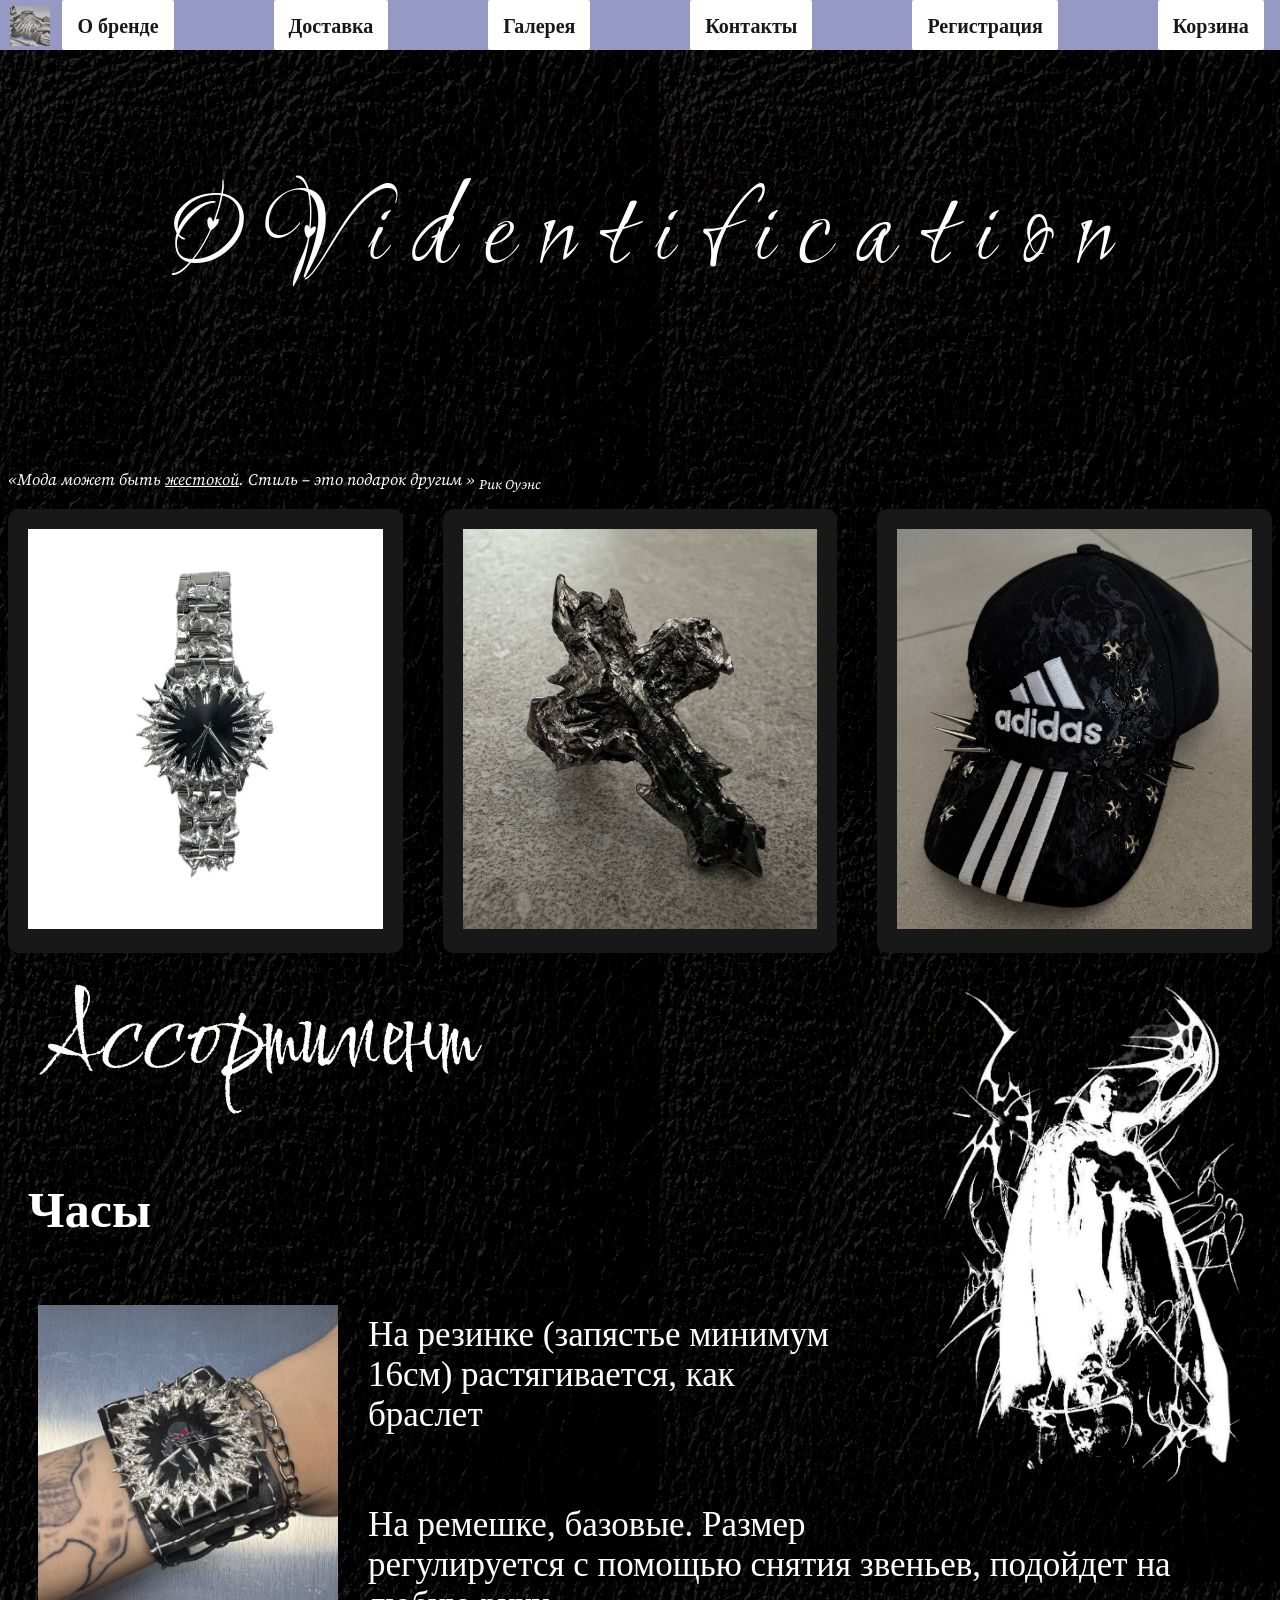
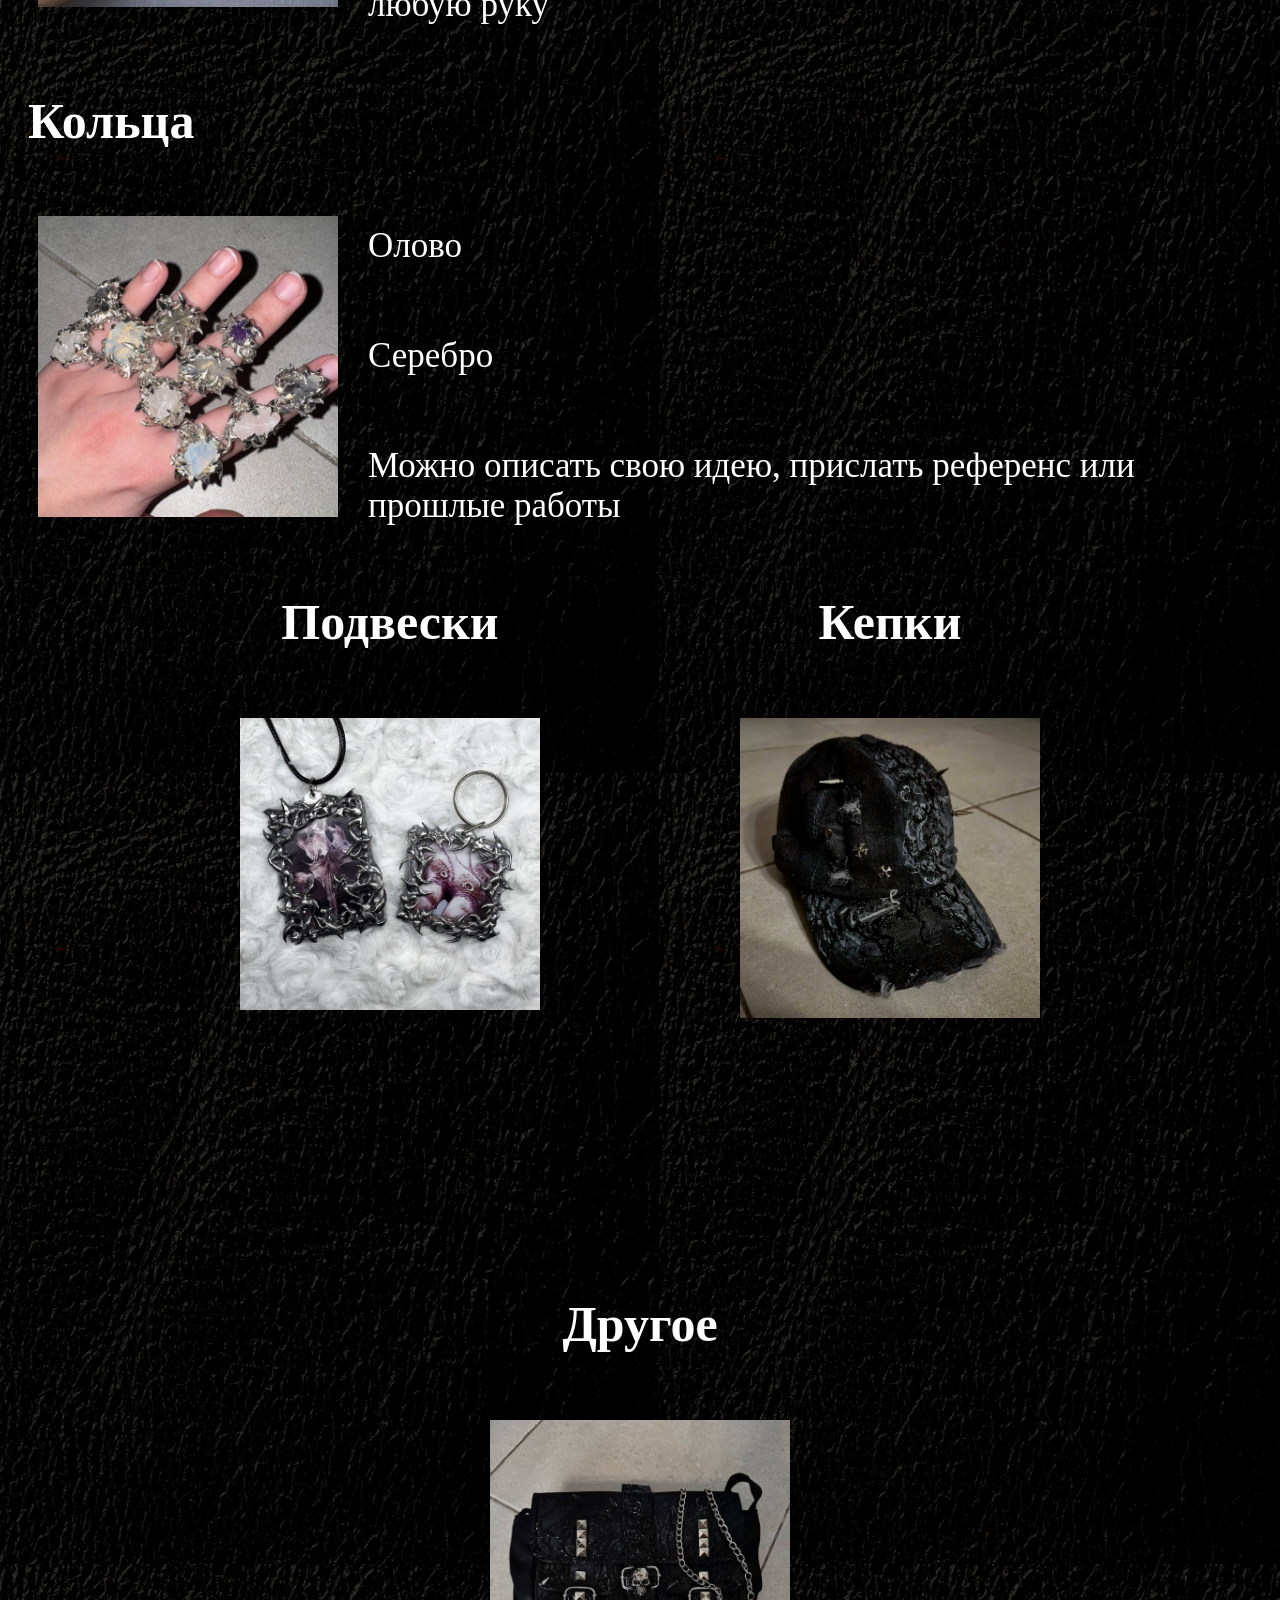
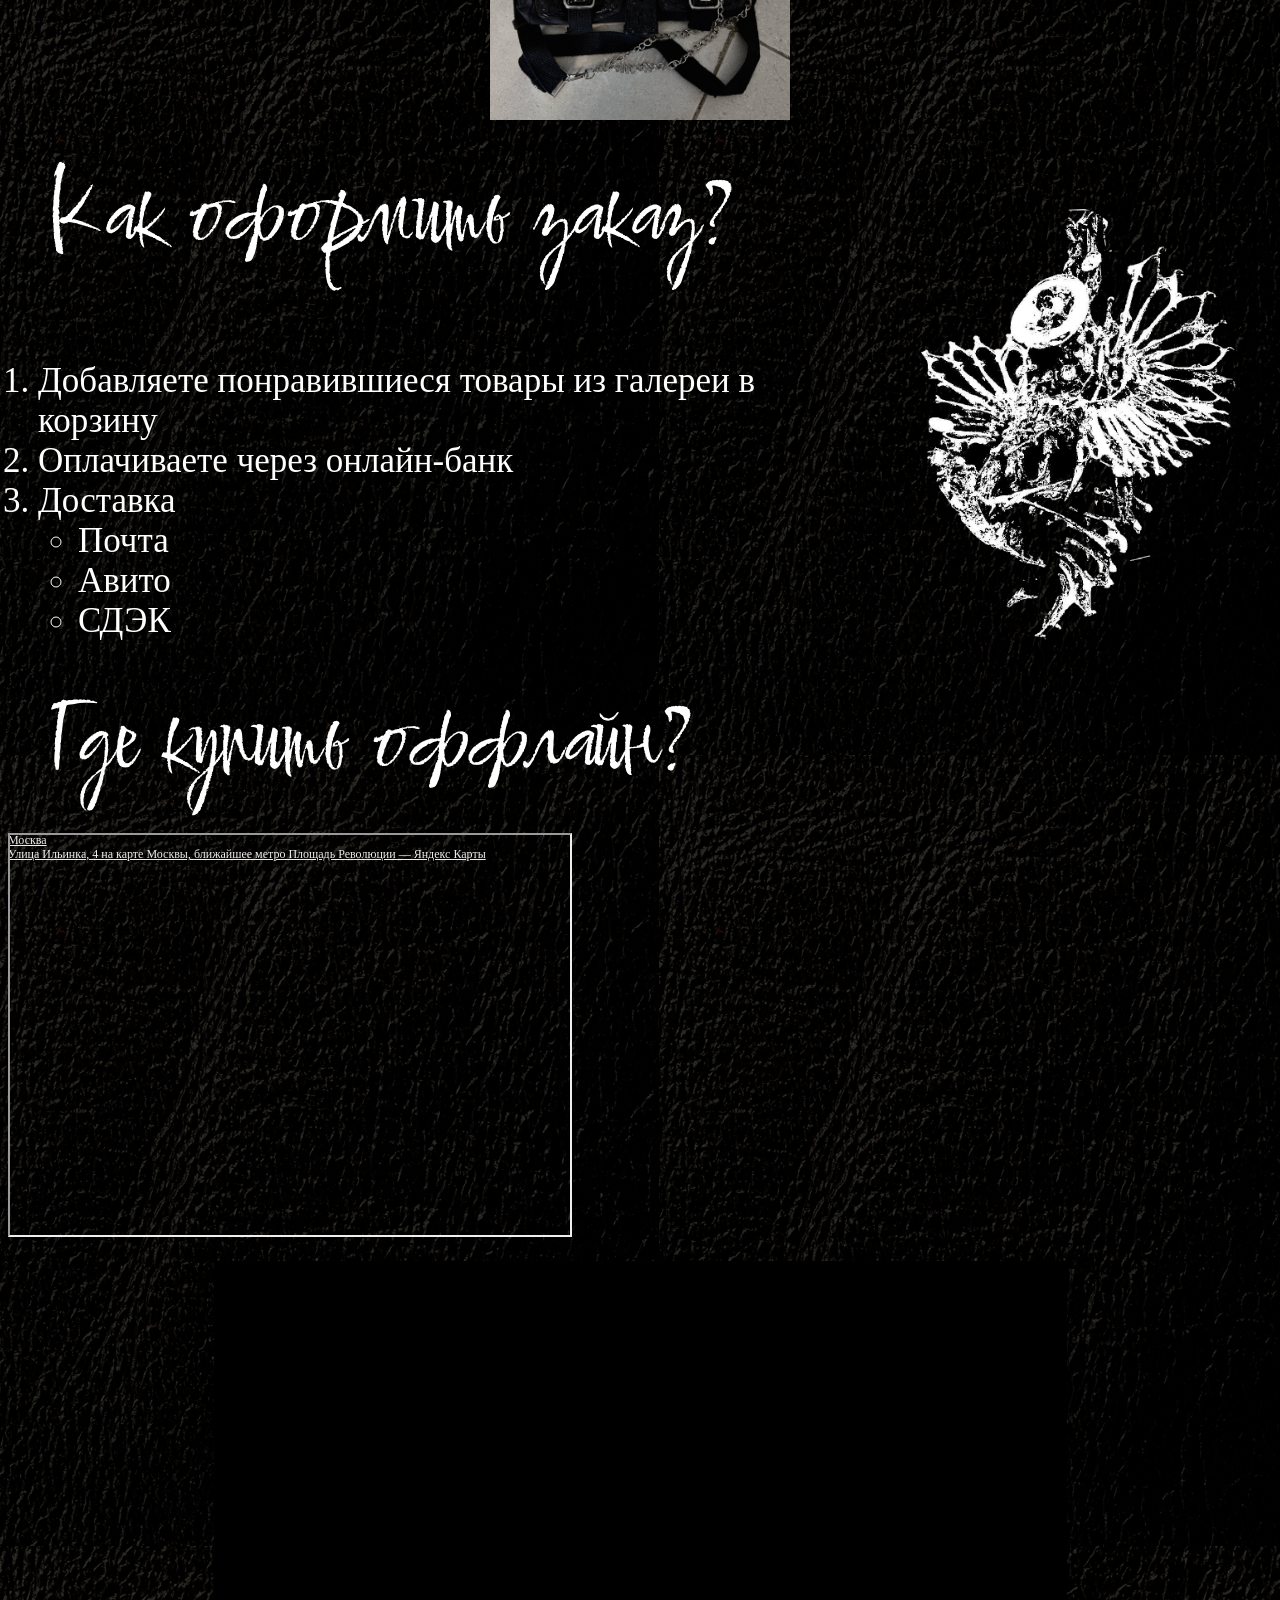
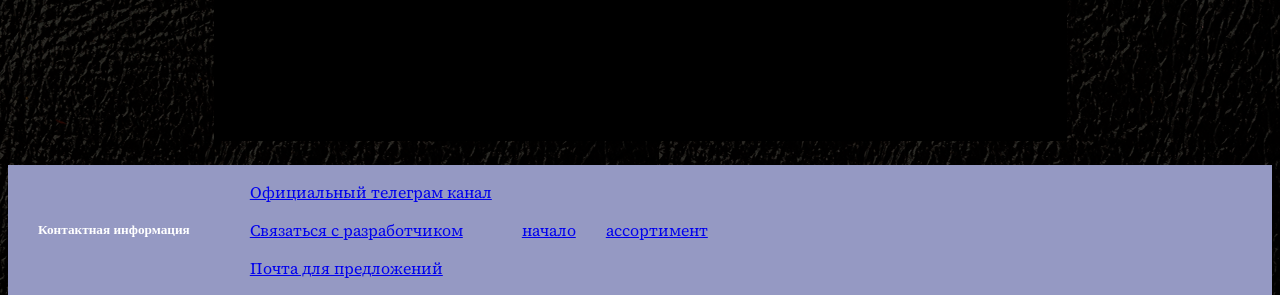
<file: index.html>
<!DOCTYPE html>
<html lang="ru">
    <head class="head fixed">
        
        <meta name="viewport" content="width=device-width, initial-scale=1.0">
        <link rel="icon" href="logo.jpg">
       
       
        <link href="https://fonts.googleapis.com/css2?family=Love+Light&display=swap" rel="stylesheet">
        <link href="https://fonts.googleapis.com/css2?family=Comforter+Brush&display=swap" rel="stylesheet">
        <link href="https://fonts.googleapis.com/css2?family=Source+Serif+4:ital,opsz,wght@0,8..60,200..900;1,8..60,200..900&display=swap" rel="stylesheet">
      

        <nav>
            <ul>
                <header>
                    <div class="logo">
                        <img src="logo.jpg"  alt="Логотип">
                    </div>
                    <input type="checkbox" id="burger-toggle" class="burger-checkbox">
                    <label for="burger-toggle" class="burger-button">
                        <span class="burger-line"></span>
                    </label>
                    <p class="descr">
                    <div class = "shap" id="menu">
                        <li><a href="бренд.html">О бренде</a>
                        <li><a href="#deliv">Доставка</a>
                        
                        <li><a href="gallery.html">Галерея</a>   
                        <li><a href="#cont">Контакты</a>
                        <li><a href = "регистрация.html">Регистрация</a>
                        <li><a href="cart.html">Корзина</a>
                    </div>
                    </p>
                </header>
            </ul>
        </nav>
        <link rel = "stylesheet" href="style.css">
    </head>
    <body  >
         <div class="container">
                <logtext>
                <h1 id="nach"><strong><obl>
                    <p class="typing">
                        <span style="animation-delay: 0s">O</span>
                        <span style="animation-delay: 0.1s">V</span>
                        <span style="animation-delay: 0.2s">i</span>
                        <span style="animation-delay: 0.3s">d</span>
                        <span style="animation-delay: 0.4s">e</span>
                        <span style="animation-delay: 0.5s">n</span>
                        <span style="animation-delay: 0.6s">t</span>
                        <span style="animation-delay: 0.7s">i</span>
                        <span style="animation-delay: 0.8s">f</span>
                        <span style="animation-delay: 0.9s">i</span>
                        <span style="animation-delay: 1s">c</span>
                        <span style="animation-delay: 1.1s">a</span>
                        <span style="animation-delay: 1.2s">t</span>
                        <span style="animation-delay: 1.3s">i</span>
                        <span style="animation-delay: 1.4s">o</span>
                        <span style="animation-delay: 1.5s">n</span>
                    </p>
                    </obl></strong></h1>
                </logtext>
            </div>   
    
                

                <p><i><q>Мода может быть <u>жестокой</u>. Стиль – это подарок другим </q> <cite><sub> Рик Оуэнс</sub></cite></i> </p>

                <div class="image-container1">
                    <div class="card1">
                        <img src="a5529a52-0775-42d8-9d81-add04455970d.jpg">
                        <div class = "info">
                            <h3>Часы</h3>
                            <p>Посмотрите остальные в галерее</p>
                        </div>
                    </div>
                    <div class="card1">
                        <img src="71280fc3-3321-4d94-93c3-c5dbd2ca2a9d.jpg">
                        <div class = "info">
                            <h3>Кольцо</h3>
                            <p>Посмотрите остальные в галерее</p>
                        </div>
                    </div>
                    <div class="card1">
                        <img src="cap.jpg">
                        <div class = "info">
                            <h3>Кепка</h3>
                            <p>Посмотрите остальные в галерее</p>
                        </div>
                    </div>
                </div>
             

                <aside>
                    <img src="levobf.png" class="aside" width="500" height="700">
                </aside>
                
                <p><h2 id="cool"><sort>Ассортимент</sort></h2></p>
                <dl>
                    <section>
                    <dt><h4>Часы</h4></dt>
                    <pp>
                         <a href="gallery.html">
                        <imgch><img  src="clock.jpg" usemap="#clock" width="300" height="300" ></imgch></a>
                        <dd> На резинке (запястье минимум 16см) растягивается, как браслет</dd>
                        <dd> На ремешке, базовые. Размер регулируется с помощью снятия звеньев, подойдет на любую руку</dd>
                    </pp>
                    </section>
                    <section>
                    <p><dt><h4>Кольца</h4></dt></p>
                    <pp>
                         <a href="gallery.html">
                        <imgch><img src="ring.jpg" width="300" height="300"></imgch></a>
                        <dd>Олово</dd>
                        <dd>Серебро</dd>
                        <dd>Можно описать свою идею, прислать референс или прошлые работы</dd>
                    </pp>
                    </section>
                    <div style="clear: both;"></div>
                    <div class="image-containerglav">
                        <div class="sortiGroup">
                        <h4>Подвески</h4>
                        <a href="gallery.html">
                        <img class="sortiGroup-img"  src="photo_2025-08-26_21-48-04.jpg" width="300" height="300"></a>
                        </div>
                        <div class="sortiGroup">
                        <h4>Кепки</h4>
                         <a href="gallery.html">
                        <img class="sortiGroup-img" src="photo_2025-05-14_21-25-27.jpg" width="300" height="300"></a>
                        </div>
                        <div class="sortiGroup">
                        <h4>Другое</h4>
                         <a href="gallery.html">
                        <img class="sortiGroup-img" src="photo_2025-05-18_16-04-48.jpg" width="300" height="300"></a>
                        </div>
                    </div>
                </dl>
                

                <aside>
                    <img src="lev2.png" width="500" height="700">
                </aside>

                <main>
                <p><h2 id="deliv"><sort>Как оформить заказ?</sort></h2></p>
                <ol type="1">
                    <pp>
                    <li>Добавляете понравившиеся товары из галереи в корзину</li>
                    <li>Оплачиваете через онлайн-банк</li>
                    <li>Доставка</li>
                        <ul>
                                <li>Почта</li>
                                <li>Авито</li>
                                <li>СДЭК</li>
                        </ul>
                        </pp>
                </ol>
                </main>


            
                <p><sort>Где купить оффлайн?</sort></h2></p>   
                <div style="position:relative;overflow:hidden;"><a href="https://yandex.ru/maps/213/moscow/?utm_medium=mapframe&utm_source=maps" style="color:#eee;font-size:12px;position:absolute;top:0px;">Москва</a><a href="https://yandex.ru/maps/213/moscow/house/ulitsa_ilyinka_4/Z04YcAVlQU0FQFtvfXt0cnphYQ==/?ll=37.653884%2C55.763516&utm_medium=mapframe&utm_source=maps&z=14" style="color:#eee;font-size:12px;position:absolute;top:14px;">Улица Ильинка, 4 на карте Москвы, ближайшее метро Площадь Революции — Яндекс Карты</a><iframe src="https://yandex.ru/map-widget/v1/?ll=37.653884%2C55.763516&mode=whatshere&whatshere%5Bpoint%5D=37.625882%2C55.753625&whatshere%5Bzoom%5D=17&z=14" width="560" height="400" frameborder="1" allowfullscreen="true" style="position:relative;"></iframe></div>
            

            <div class="containervideo">
                <div class="video-center">
                        <iframe src="https://vkvideo.ru/video_ext.php?oid=-72725457&id=456243519&hd=2&autoplay=1" width="853" height="480" style="background-color: #000" allow="autoplay; encrypted-media; fullscreen; picture-in-picture; screen-wake-lock;" frameborder="0" allowfullscreen></iframe>
                </div>
            </div>
        
        </div>
    
    <footer>
        <p><h5 id = "cont">Контактная информация</h5></p>
        <address>
        <p><a href ="https://t.me/tr3shsikek">Официальный телеграм канал</a></p>
        <p><a href="tel:891617211312151">Связаться с разработчиком</a></p>
        <p><a href="mailto:katusha.kozhinova@yandex.ru">Почта для предложений</a></p>
        </address>
        <p><a href="#nach">начало</a></p>
        <p><a href="#cool">ассортимент</a></p>
    </footer>

    </body>
</html>
</file>
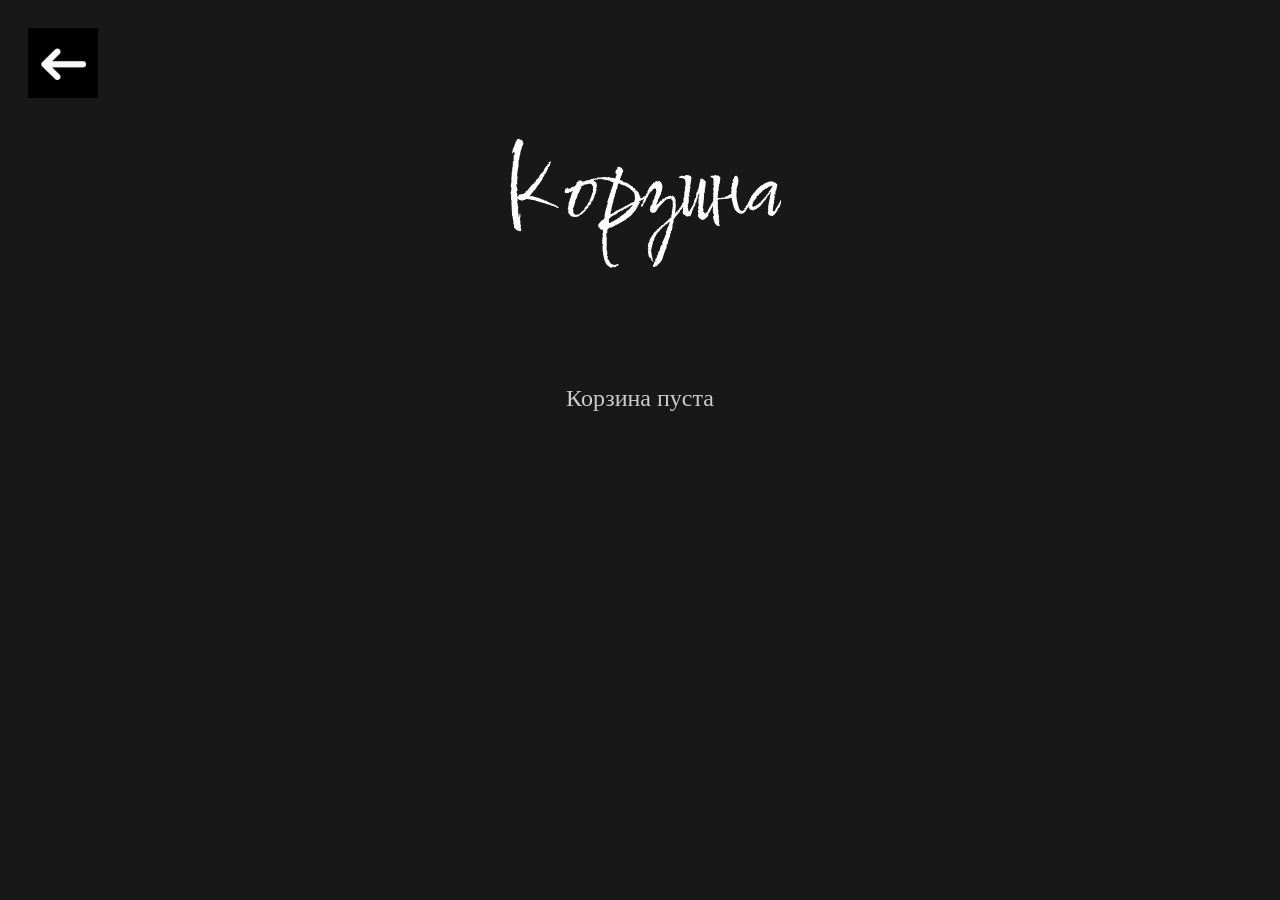
<file: cart.html>
<!DOCTYPE html>
<html lang="ru">
    <head>
        <meta charset="UTF-8">
        <meta name="viewport" content="width=device-width, initial-scale=1.0">
        <link href="https://fonts.googleapis.com/css2?family=Love+Light&display=swap" rel="stylesheet">
        <link href="https://fonts.googleapis.com/css2?family=Comforter+Brush&display=swap" rel="stylesheet">
        <link href="https://fonts.googleapis.com/css2?family=Source+Serif+4:ital,opsz,wght@0,8..60,200..900;1,8..60,200..900&display=swap" rel="stylesheet">
        
        <style>
             #fixedCartIcon {
                position: fixed;
                top: 20px;
                right: 20px;
                z-index: 1000;
                cursor: pointer;
            }
            #fixedCartIcon div {
                background: #420410;
                color: white;
                padding: 15px;
                border-radius: 50%;
                box-shadow: 0 4px 12px rgba(0,0,0,0.3);
                display: flex;
                align-items: center;
                justify-content: center;
                font-family: 'Source Serif 4', serif;
                transition: all 0.3s ease;
                width: 50px;
                height: 50px;
            }
            #fixedCartIcon:hover div {
                transform: scale(1.1);
                background: #5a0514;
            }
            body{
                padding: 20px;
                background: #181818;
                color: white;
                font-weight: 300;
            }
            .container {
                max-width: 1200px;
                margin: 0 auto;
                padding: 20px;
            }
            .cart-title{
                font-family: "Comforter Brush", cursive;
                 font-weight: 400;
                
                font-size: 100px;
                text-align: center;
                margin-top: 5px;
            }
            .cart-items{
                display: grid;
                gap: 20px;
                margin-bottom: 40px;
            }
            .cart-item{
                display: flex;
                align-items: center;
                background: rgba(255,255,255,0.1);
                padding: 20px;
                border-radius: 10px;
                backdrop-filter: blur(10px);
            }
            .cart-item img{
                width: 100px;
                height: 100px;
                object-fit: cover;
                border-radius: 8px;
                margin-right: 20px;
            }
            .item-details{
                flex-grow: 1;
            }
            .item-name {
            font-size: 20px;
            font-weight: bold;
            margin-bottom: 5px;
            }
            .item-price {
                font-size: 18px;
                color: #ccc;
            }
            .quantity-controls {  /* Управление количеством */
                display: flex;
                align-items: center;
                gap: 10px;
                margin-right: 20px;
            }
             .quantity-btn {
                background: #420410;
                color: white;
                border: none;
                width: 30px;
                height: 30px;
                border-radius: 50%;
                cursor: pointer;
                font-size: 16px;
                transition: background 0.3s ease;
            }
            .quantity-btn:hover{
                background: #5a0514;
            }
            .quantity{
                font-size: 18px;
                font-weight: bold;
                min-width: 30px;
                text-align: center;
            }
            .remove-btn {  /* Кнопка удаления */
                background: #cc0000;
                color: white;
                border: none;
                padding: 8px 15px;
                border-radius: 5px;
                cursor: pointer;
                font-family: "Source Serif 4", serif;
                transition: background 0.3s ease;
            }
            .remove-btn:hover {
                background: #840000;
            }
            .cart-summary{ /*итоговая сумма*/
                background: rgba(255, 255, 255, 0.1);
                padding: 30px;
                border-radius: 10px;
                backdrop-filter: blur(10px);
                text-align: center;
                border: 1px solid rgba(255, 255, 255, 0.2);
            }
             .total-price {
            font-size: 24px;
            font-weight: bold;
            margin-bottom: 20px;
            }
            .checkout-btn { /* Кнопка оформления заказа */
                background: #420410;
                color: white;
                border: none;
                padding: 15px 30px;
                border-radius: 8px;
                cursor: pointer;
                font-size: 18px;
                font-family: "Source Serif 4", serif;
                transition: background 0.3s ease;
            }
            .checkout-btn:hover {
                background: #5a0514;
            }
            .empty-cart {
            text-align: center;
            font-size: 24px;
            margin-top: 50px;
            color: #ccc;
            }
        </style>
    </head>
    <body>
        <map name="strel">
                <area shape="rect" coords="1,1,70,70" href="gallery.html" alt="">
        </map>
        <img src="Снимок экрана 2025-09-29 163035.png" usemap="#strel" width="70" height="70">
        <title>Корзина</title>
        <div class="container">
            <h1 class="cart-title">Корзина</h1>
            <div id="cartItems" class="cart-items"></div>
            <div id="cartSummary" class="cart-summary" style="display: none;">
                <div class="total-price">Общая сумма: <span id="totalPrice">0</span> руб.</div>
                <button class="checkout-btn" onclick="checkout()">Оформить заказ</button>
            </div>
            <div id="emptyCart" class="empty-cart" style="display:none;">
                Корзина пуста
            </div>
        </div>

        <script>
            const cartItems = document.getElementById('cartItems');
            const cartSummary = document.getElementById('cartSummary');
            const emptyCart = document.getElementById('emptyCart');
            //корзина из памяти браузера
            let cart=JSON.parse(localStorage.getItem('cart'))||[];
            function renderCart(){ //отображение корзины
                //очищение контейнера
                cartItems.innerHTML='';
                if(cart.length===0){
                    cartSummary.style.display='none';
                    emptyCart.style.display='block';
                    return;
                }
                emptyCart.style.display='none';
                cartSummary.style.display='block';
                let totalPrice=0;
                //карточка для товара
                cart.forEach((item,index)=>{
                    totalPrice += item.price*item.quantity;
                    //html для товара
                    const cartItem=document.createElement('div');
                    cartItem.className='cart-item';
                    cartItem.innerHTML = `
                        <img src="${item.image}" alt="${item.name}">
                        <div class="item-details">
                            <div class="item-name">${item.name}</div>
                            <div class="item-price">${item.price} руб. × ${item.quantity} = ${item.price * item.quantity} руб.</div>
                        </div>
                        <div class="quantity-controls">
                            <button class="quantity-btn" onclick="changeQuantity(${index}, -1)">-</button>
                            <span class="quantity">${item.quantity}</span>
                            <button class="quantity-btn" onclick="changeQuantity(${index}, 1)">+</button>
                        </div>
                        <button class="remove-btn" onclick="removeItem(${index})">Удалить</button>
                    `;
                    cartItems.appendChild(cartItem);
                });
                //обновление общей суммы
                document.getElementById('totalPrice').textContent = totalPrice;
            }

            function changeQuantity(index,change){ //количество
                cart[index].quantity+=change;
                if (cart[index].quantity <= 0) {
                    cart.splice(index, 1);
                }
                
                //сохраняем изменения
                localStorage.setItem('cart', JSON.stringify(cart));
                
                //перерисовываем корзину
                renderCart();
            }

            function removeItem(index){ //удаление
                cart.splice(index,1);
                //сохранить изменения
                localStorage.setItem('cart',JSON.stringify(cart));
                renderCart();
            }

            function checkout() {//оформление заказа
                if (cart.length === 0) {
                    alert('Корзина пуста!');
                    return;
                }
                
                alert('Заказ оформлен! Спасибо за покупку!');
                
                //очищаем корзину после оформления
                cart = [];
                localStorage.setItem('cart', JSON.stringify(cart));
                renderCart();
            }
            renderCart();

        </script>

    </body>
</html>
</file>
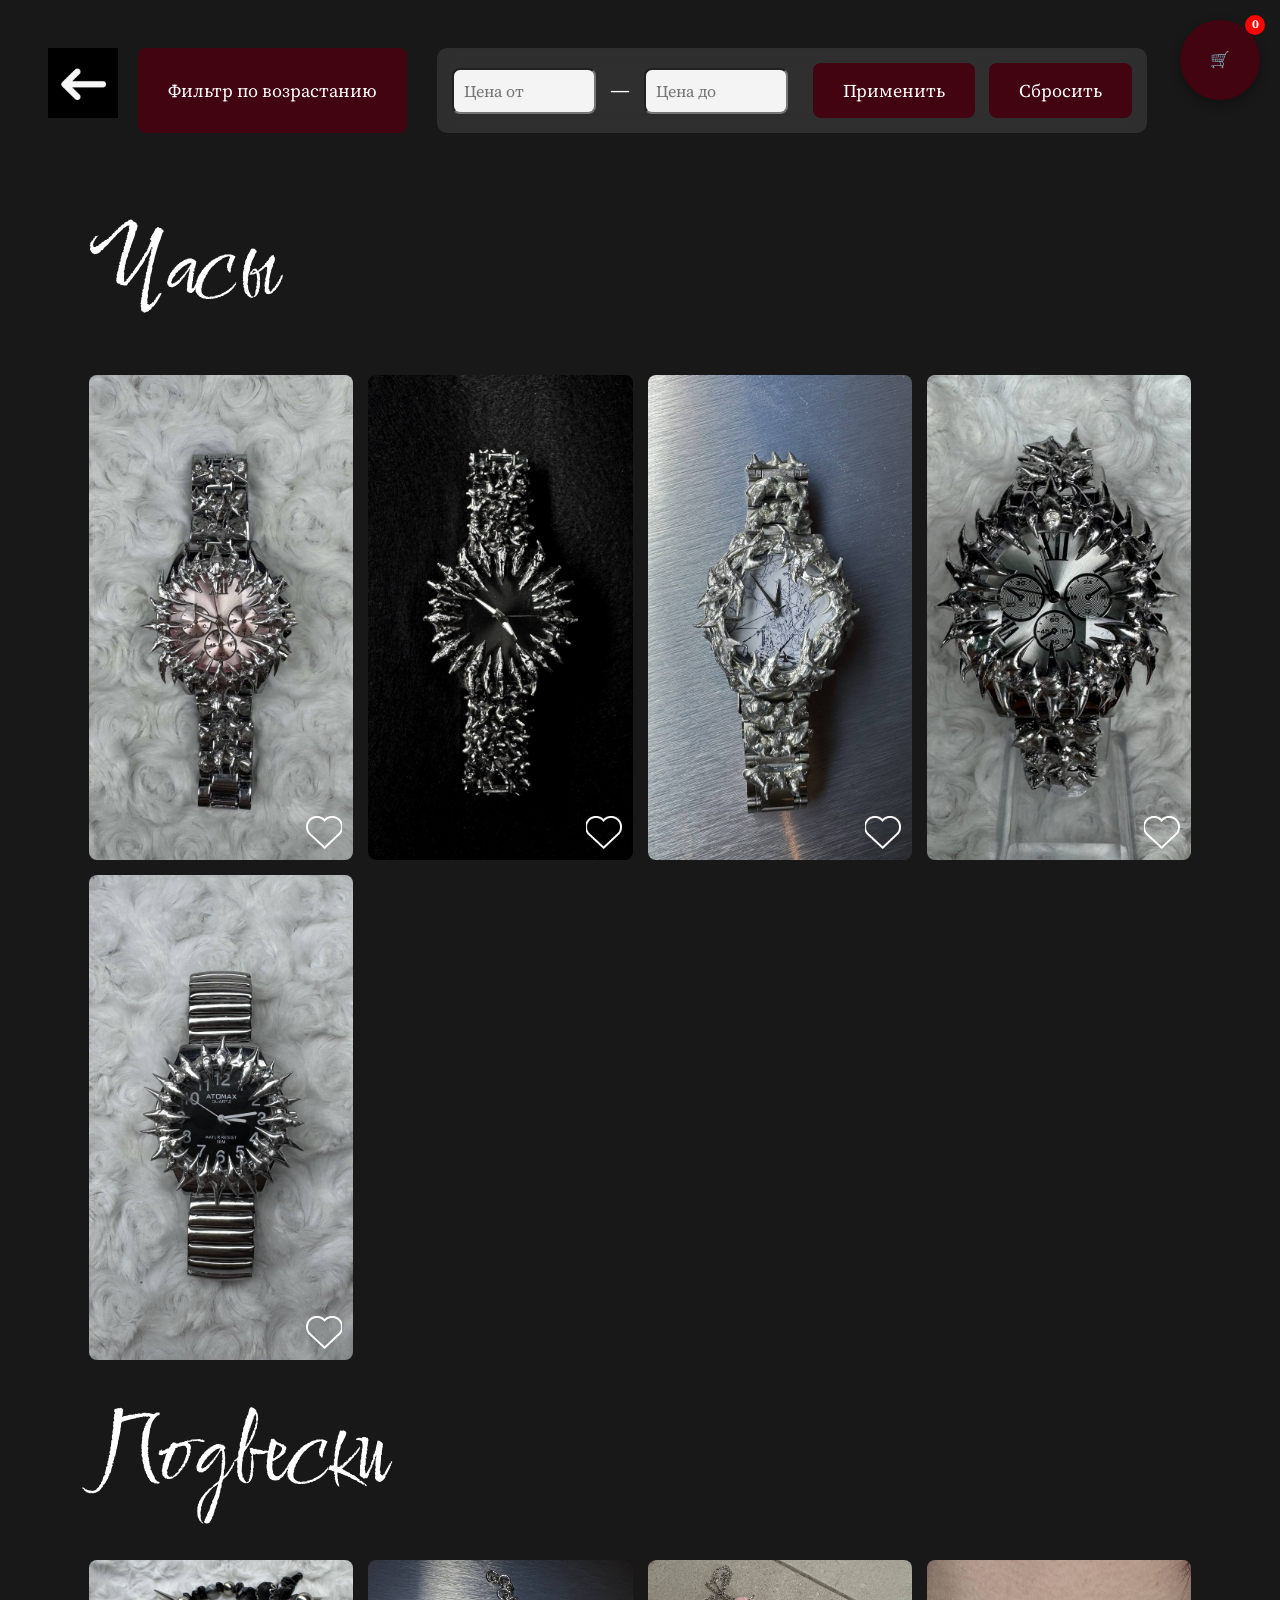
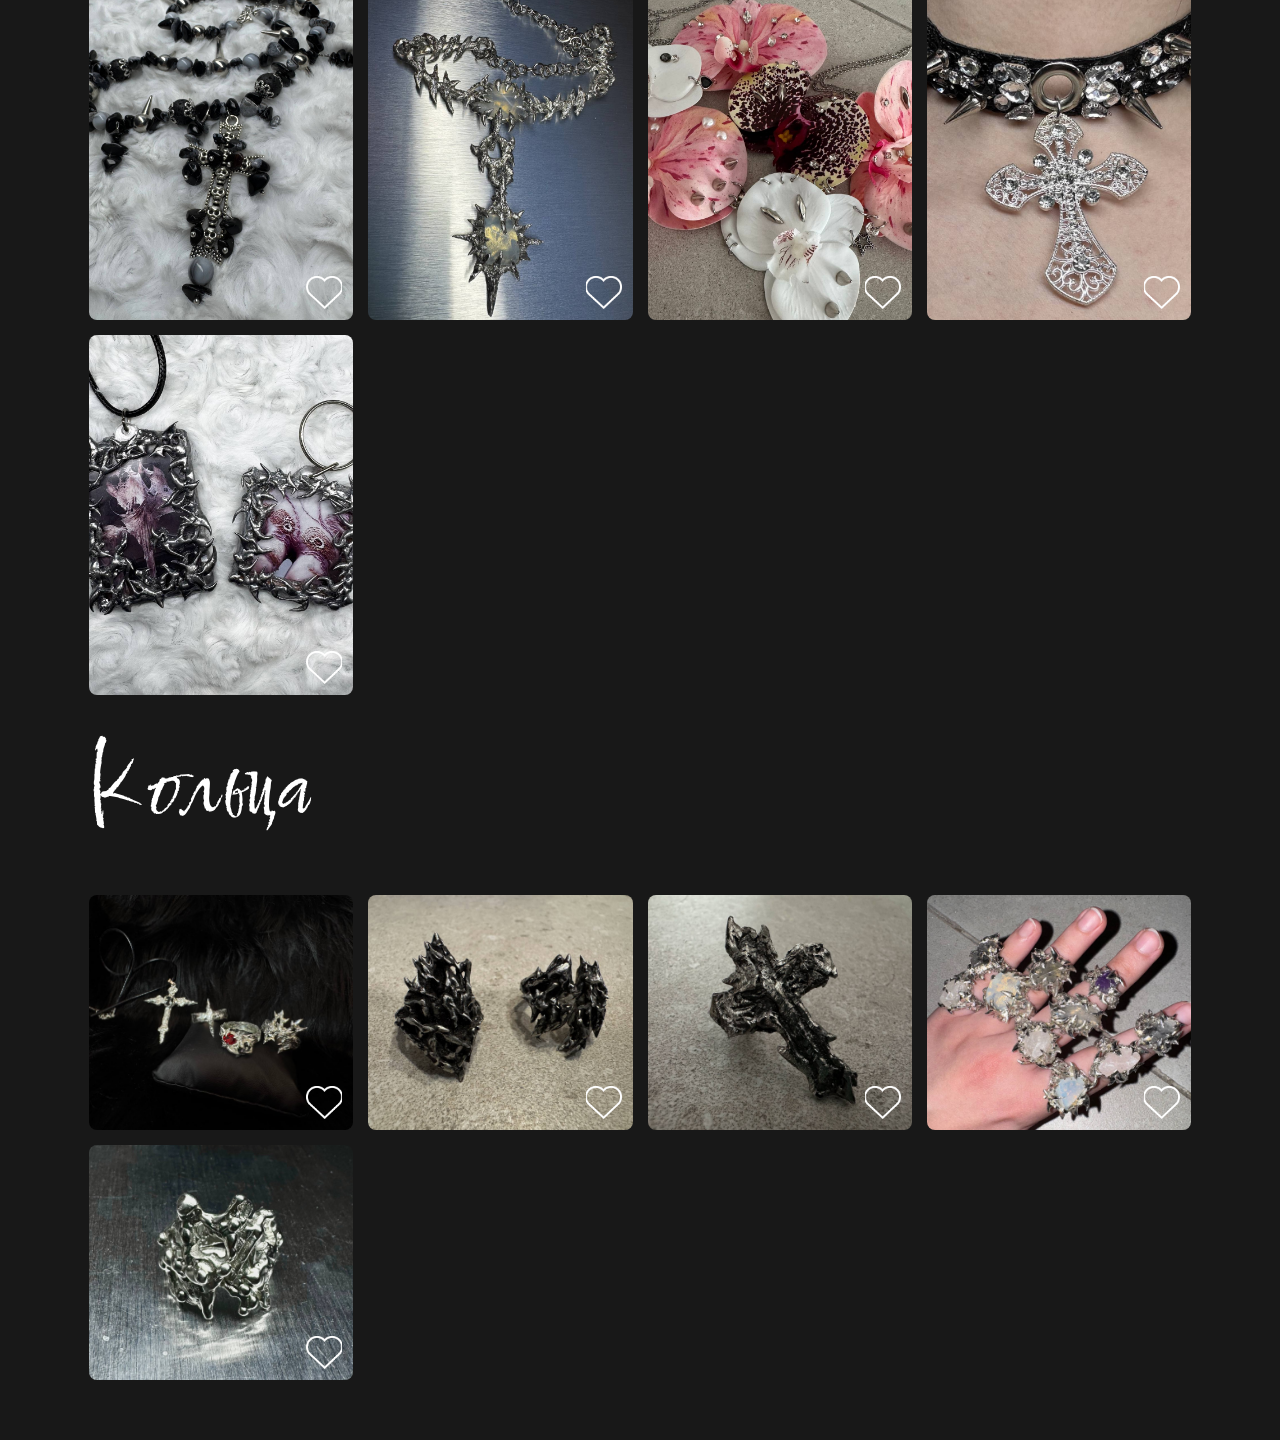
<file: gallery.html>
<!DOCTYPE html>
<html lang="ru">
<head>
    <meta charset="UTF-8">
    <meta name="viewport" content="width=device-width, initial-scale=1.0">
    <link href="https://fonts.googleapis.com/css2?family=Love+Light&display=swap" rel="stylesheet">
    <link href="https://fonts.googleapis.com/css2?family=Comforter+Brush&display=swap" rel="stylesheet">
    <link href="https://fonts.googleapis.com/css2?family=Source+Serif+4:ital,opsz,wght@0,8..60,200..900;1,8..60,200..900&display=swap" rel="stylesheet">
   
    <div class="headgal">
    <map name="strel" class="strelk">
            <area shape="rect" coords="1,1,70,70" href="index.html" alt="">
    </map>
    <img src="Снимок экрана 2025-09-29 163035.png" usemap="#strel" width="70" height="70">
   
   <div class="sortcont">
    <button id="sortPriceBtn" class="sortbtn">
        Сортировка по цене
    </button>
    
    <!-- фильтр -->
    <div class="price-filter">
        <div class="filter-inputs">
            <input type="number" id="priceFrom" placeholder="Цена от" min="0">
            <span class="dash">—</span>
            <input type="number" id="priceTo" placeholder="Цена до" min="0">
        </div>
        <div class="filter-buttons">
            <button id="applyFilterBtn" class="filter-btn">Применить</button>
            <button id="resetFilterBtn" class="filter-btn reset">Сбросить</button>
        </div>
    </div>
</div>


    </div>

    <style>
        .price-filter {
            display: flex;
            align-items: center;
            gap: 15px;
            margin-left: 30px;
            background: rgba(255, 255, 255, 0.1);
            padding: 15px;
            border-radius: 10px;
            backdrop-filter: blur(10px);
            flex-wrap: wrap;
        }
        .filter-inputs {
            display: flex;
            align-items: center;
            gap: 15px;
        }
        .price-filter input {
            padding: 10px;
            border-radius: 8px;
            width: 120px;
            font-family: "Source Serif 4", serif;
            font-size: 16px;
            background: rgba(255, 255, 255, 0.95);
            color: #333;
        }
        .dash {
            color: white;
            font-weight: bold;
            font-size: 18px;
        }
        .filter-btn {
                background: #420410;
                color: white;
                border: none;
                padding: 15px 30px;
                margin-left: 10px;
                border-radius: 8px;
                cursor: pointer;
                font-size: 18px;
                font-family: "Source Serif 4", serif;
                transition: background 0.3s ease;
        }
        .filter-btn:hover {
            background: #5a0514;
        }
        .headgal{
          gap: 20px;
          display: flex;
          padding-top: 20px;
        }
        .sortcont{
          text-align: center;
          margin-bottom: 30px;
          display: flex;
        }
        .sortbtn {
                background: #420410;
                color: white;
                border: none;
                padding: 15px 30px;
                border-radius: 8px;
                cursor: pointer;
                font-size: 18px;
                font-family: "Source Serif 4", serif;
                transition: background 0.3s ease;
          }
        .sortbtn:hover {
           background: #5a0514;
          }
        body {
            padding: 20px;
            background: #181818;
            color: white;
            font-weight: 300;
            line-height: 1.6;
        }
         .containergal {
            width: 90%;
            margin: 2rem auto;
        }
        .image-gallery {
            display: grid;
            grid-template-columns: repeat(auto-fill,minmax(250px, 1fr));
            grid-auto-rows: 10px; 
            grid-gap: 15px;
            grid-auto-flow: dense; /*заполняет пустые места*/
        }
        .image-item {
            position: relative;
            overflow: hidden;
            border-radius: 8px;
           
        }
        .image-item img {
            width: 100%;
            height: 100%;
            object-fit: cover;
            
            transition: transform 0.3s ease;
        }
        .overlay {
            position: absolute;
            width: 100%;
            height: 100%;
            background: rgba(57, 57, 57, 0.7);
            top: 0;
            left: 0;
            transform: scale(0);
            transition: all 0.3s ease;
            color: #fff;
            display: flex;
            align-items: center;
            justify-content: center;
            font-size: 1.2em;
            opacity:0;
        }
        .image-item:hover .overlay {
            transform: scale(1.1);
            opacity: 1;
        }
        sort{
              font-family: "Comforter Brush", cursive;
              font-weight: 400;
                
                font-size: 100px;
              text-align: center;
              margin-bottom: 1rem;
            }
         .hearts{
          position: absolute;
          right:15px;
          bottom:15px;
          z-index: 10;
          width: 36px;
          height: 33px;

         }
         .heart{
          display:block;
          width:100%;
          height: 100%;
          object-fit: contain;
          cursor:pointer;
          padding:4px;
          /*
          transition: transform 0.2s ease;*/
          
         
         }
         .heart:active{
          transform: scale(1.1);
         }

         
        
        @media (max-width: 768px) {
            .image-gallery {
                grid-template-columns: repeat(auto-fill,minmax(100px, 1fr));
                grid-auto-rows: 10px;
            }
           
            .sort{
                font-size: 50px;
               
            }
            #fixedCartIcon {
                top: 550px !important; 
            }
            .sortcont {
              display: flex;
              align-items: center;
              
              gap: 1px;
          }

          .headgal {
              flex-direction: column;
              align-items: flex-start;
              gap: 20px;
              padding: 20px;
          }
          
          .sortcont {
              flex-direction: column;
              width: 100%;
              gap: 15px;
          }
          
          .price-filter {
              width: 100%;
              flex-direction: column;
              gap: 15px;
          }
          
          .filter-inputs {
              flex-direction: row;
              width: 100%;
          }
          
          .filter-inputs input {
              width: 100% !important;
          }
    
          .filter-buttons {
              flex-direction: column;
              width: 100%;
          }
          
          .filter-btn {
              width: 100%;
              margin: 5px 0;
          }

          .headgal img[usemap="#strel"] {
              position: fixed; 
              top: 10px;
              left: 10px;
              z-index: 1000; 
              width: 50px;
              height: 50px;
              border-radius: 50%;
              padding: 8px;
          }       
}

        

        .medium {
            grid-row: span 15;
        }
        .small {
            grid-row: span 10;
        }
        .tall {
            grid-row: span 20;
        }

        .sortcont {
        flex-wrap: nowrap;
        justify-content: flex-start;
    }
   
        
        
    </style>
</head>
<body>
    
   
   
    <div class="containergal">
      <h2 ><sort>Часы</sort></h2>
      <div class="image-gallery">
        
          <div class="image-item tall">
             <div class="hearts">
              <img src="сердцебелое.png" class="heart" data-white="сердцебелое.png" data-red="сердцекрасное.png">
            </div>
            <img src="часы (1)-min.jpg" alt="" />
            <div class="overlay"><span>Часы 3500</span></div>
          </div>
           <div class="image-item tall">
              <img src="часы5.jpg" alt="" />
              <div class="overlay"><span>Часы 4000</span></div>
              <div class="hearts">
                <img src="сердцебелое.png" class="heart" data-white="сердцебелое.png" data-red="сердцекрасное.png">
              </div>
            </div>
       
          <div class="image-item tall">
            <img src="часы4.jpg" alt="" />
            <div class="overlay"><span>Часы 3500</span></div>
            <div class="hearts">
              <img src="сердцебелое.png" class="heart" data-white="сердцебелое.png" data-red="сердцекрасное.png">
            </div>
          </div>

          <div class="image-item tall">
            <img src="часы3.jpg" alt="" />
            <div class="overlay"><span>Часы 3500</span></div>
            <div class="hearts">
              <img src="сердцебелое.png" class="heart" data-white="сердцебелое.png" data-red="сердцекрасное.png">
            </div>
          </div>

          <div class="image-item tall">
            <img src="часы2.jpg" alt="" />
            <div class="overlay"><span>Часы 3500</span></div>
            <div class="hearts">
              <img src="сердцебелое.png" class="heart" data-white="сердцебелое.png" data-red="сердцекрасное.png">
            </div>
          </div>
      </div>
      
      <h2 ><sort>Подвески</sort></h2>
      <div class="image-gallery">
          <div class="image-item medium">
            <img src="подвеска.jpg" alt="" />
            <div class="overlay"><span>Подвеска 2000</span></div>
            <div class="hearts">
              <img src="сердцебелое.png" class="heart" data-white="сердцебелое.png" data-red="сердцекрасное.png">
            </div>
          </div>
        
          <div class="image-item medium">
            <img src="подвеска2.jpg" alt="" />
            <div class="overlay"><span>Подвеска 1800</span></div>
            <div class="hearts">
              <img src="сердцебелое.png" class="heart" data-white="сердцебелое.png" data-red="сердцекрасное.png">
            </div>
          </div>

          <div class="image-item medium">
            <img src="подвеска4.jpg" alt="" />
            <div class="overlay"><span>Подвеска 2000</span></div>
            <div class="hearts">
              <img src="сердцебелое.png" class="heart" data-white="сердцебелое.png" data-red="сердцекрасное.png">
            </div>
          </div>
          
          <div class="image-item medium">
            <img src="чекер.jpg" alt="" />
            <div class="overlay"><span>Чокер 1000</span></div>
            <div class="hearts">
              <img src="сердцебелое.png" class="heart" data-white="сердцебелое.png" data-red="сердцекрасное.png">
            </div>
          </div>

          <div class="image-item medium">
            <img src="брелок.jpg" alt="" />
            <div class="overlay"><span>Подвеска 1500</span></div>
            <div class="hearts">
              <img src="сердцебелое.png" class="heart" data-white="сердцебелое.png" data-red="сердцекрасное.png">
            </div>
          </div>
        </div>
      
          <h2 ><sort>Кольца</sort></h2>
          <div class="image-gallery">
           
          <div class="image-item small">
            <img src="кольца3.jpg" alt="" />
            <div class="overlay"><span>Кольцо 1000</span></div>
            <div class="hearts">
              <img src="сердцебелое.png" class="heart" data-white="сердцебелое.png" data-red="сердцекрасное.png">
            </div>
          </div>
           <div class="image-item small">
            <img src="кольца.jpg" alt="" />
            <div class="overlay"><span>Кольцо 2000</span></div>
            <div class="hearts">
              <img src="сердцебелое.png" class="heart" data-white="сердцебелое.png" data-red="сердцекрасное.png">
            </div>
          </div>
           <div class="image-item small">
            <img src="71280fc3-3321-4d94-93c3-c5dbd2ca2a9d.jpg" alt="" />
            <div class="overlay"><span>Кольцо 1800</span></div>
            <div class="hearts">
              <img src="сердцебелое.png" class="heart" data-white="сердцебелое.png" data-red="сердцекрасное.png">
            </div>
          </div>
           
          <div class="image-item small">
              <img src="кольца2.jpg" alt="" />
              <div class="overlay"><span>Кольцо 1500</span></div>
              <div class="hearts">
                <img src="сердцебелое.png" class="heart" data-white="сердцебелое.png" data-red="сердцекрасное.png">
            </div>
          </div>
            
          <div class="image-item small">
              <img src="кольцо2.jpg" alt="" />
              <div class="overlay"><span>Кольцо серебро 5000</span></div>
              <div class="hearts">
                <img src="сердцебелое.png" class="heart" data-white="сердцебелое.png" data-red="сердцекрасное.png">
              </div>
            </div>
        </div>
      </div>
    </div>
   
   
   <script src="cartscript.js"></script>
</body>    
</html>
</file>
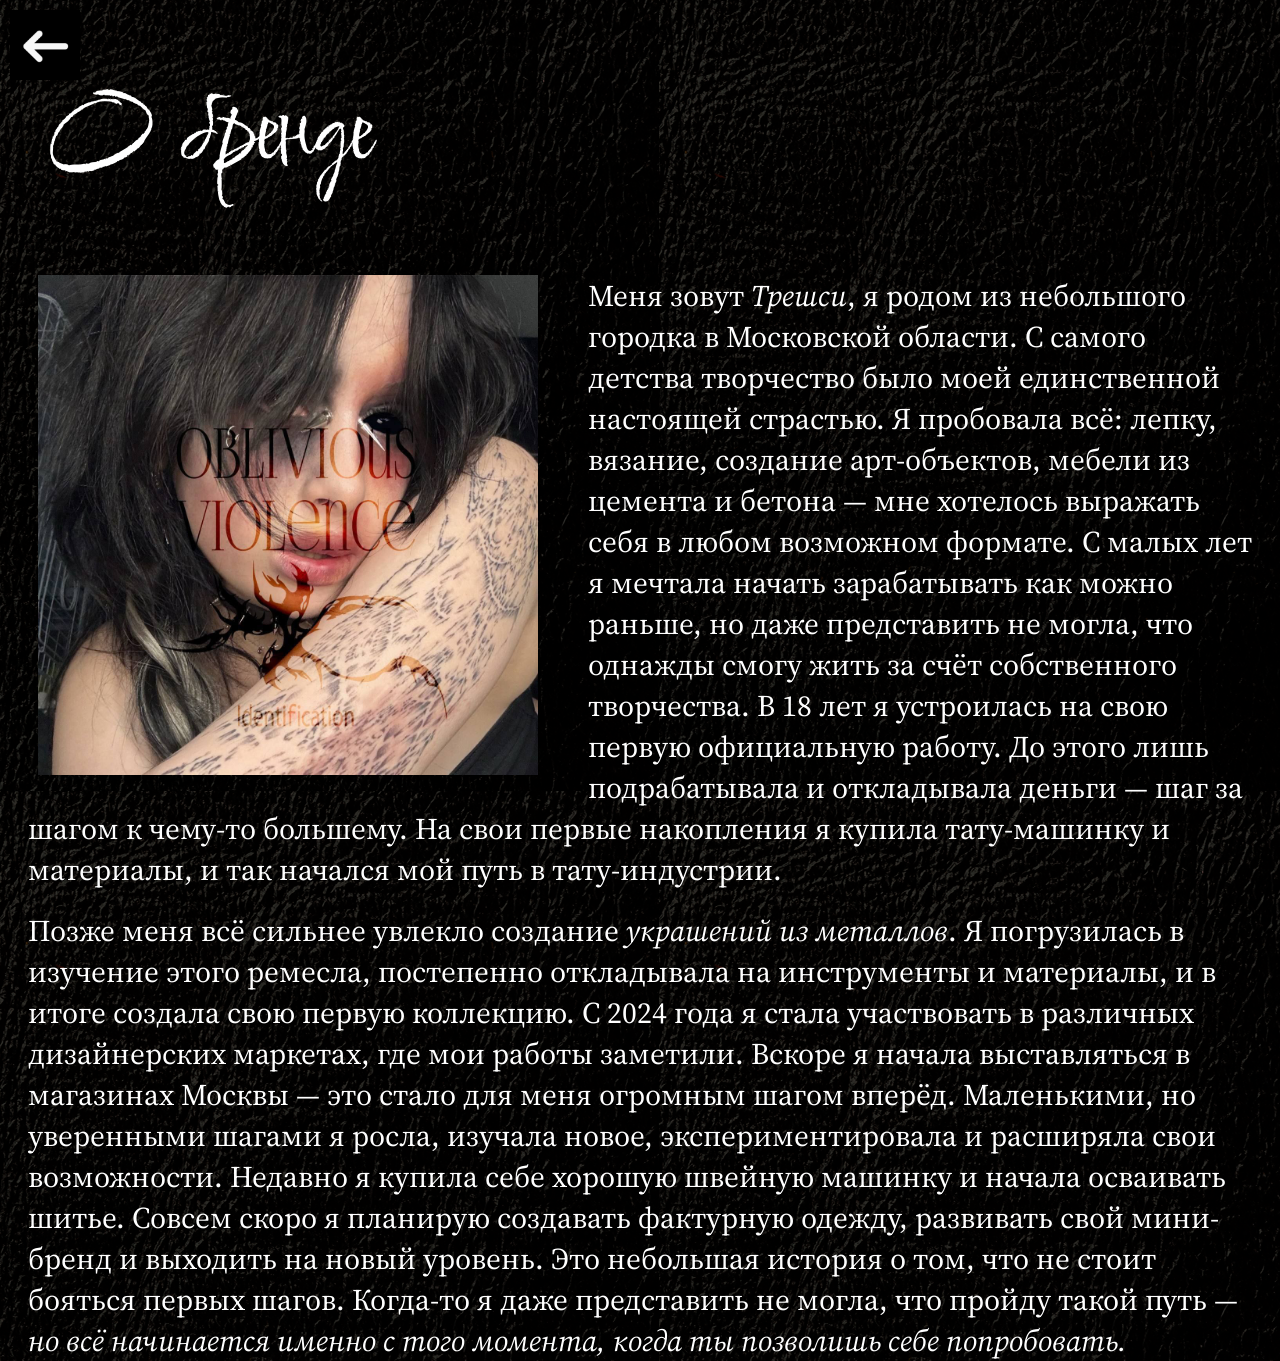
<file: бренд.html>
<!DOCTYPE html>
<html lang="ru">
<head>
  <link rel="stylesheet" href="style.css">
  <meta charset="UTF-8">
  <title>О бренде</title>
  <link href="https://fonts.googleapis.com/css2?family=Love+Light&display=swap" rel="stylesheet"> <link href="https://fonts.googleapis.com/css2?family=Comforter+Brush&display=swap" rel="stylesheet"> <link href="https://fonts.googleapis.com/css2?family=Source+Serif+4:ital,opsz,wght@0,8..60,200..900;1,8..60,200..900&display=swap" rel="stylesheet">
 
</head>

<body>
     <img src="Снимок экрана 2025-09-29 163035.png" usemap="#strel" class="streloch">
     <map name="strel">
            <area shape="rect" coords="1,1,70,70" href="index.html" alt="" usemap="#strel">
    </map>
    <h1 class="sorti">О бренде</h1>
    <a href="https://t.me/tr3shsikek">
    <img src="Карина.jpg" class="imgc" ></a>
    <p>Меня зовут <i>Трешси</i>, я родом из небольшого городка в Московской области. С самого детства творчество было моей единственной настоящей страстью. Я пробовала всё: лепку, вязание, создание арт-объектов, мебели из цемента и бетона — мне хотелось выражать себя в любом возможном формате.
С малых лет я мечтала начать зарабатывать как можно раньше, но даже представить не могла, что однажды смогу жить за счёт собственного творчества. В 18 лет я устроилась на свою первую официальную работу. До этого лишь подрабатывала и откладывала деньги — шаг за шагом к чему-то большему.
На свои первые накопления я купила тату-машинку и материалы, и так начался мой путь в тату-индустрии.</p> 
<p>Позже меня всё сильнее увлекло создание <i>украшений из металлов</i>. Я погрузилась в изучение этого ремесла, постепенно откладывала на инструменты и материалы, и в итоге создала свою первую коллекцию.
С 2024 года я стала участвовать в различных дизайнерских маркетах, где мои работы заметили. Вскоре я начала выставляться в магазинах Москвы — это стало для меня огромным шагом вперёд. Маленькими, но уверенными шагами я росла, изучала новое, экспериментировала и расширяла свои возможности.
Недавно я купила себе хорошую швейную машинку и начала осваивать шитье. Совсем скоро я планирую создавать фактурную одежду, развивать свой мини-бренд и выходить на новый уровень.
Это небольшая история о том, что не стоит бояться первых шагов. Когда-то я даже представить не могла, что пройду такой путь — <i>но всё начинается именно с того момента, когда ты позволишь себе попробовать.</i></p>
</body>

<style>
    .sorti{
                font-family: "Comforter Brush", cursive;
                font-weight: 400;
                font-style: normal;
                font-size: 100px;
                padding-left: 40px;
            }
   body{
            color: #ffffff;                
            background-image:url('фон3.png');
            background-size: auto;
            background-repeat: repeat;
    }
    .streloch{
        position:fixed;
        width: 70px;
        height: 70px;
        left: 10px;
        top: 10px;
        cursor:pointer;
    }
    sort{
        margin-top: 100px;
    }
    
    p{
        font-size: 30px;
        margin: 20px;
    }
    
    .imgc{
                float: left;
                margin-right: 50px;
                margin-left: 30px;
                margin-bottom: 30px;
                transition: 0.3s;
               
                width: 500px;
                height: 500px;
            }
    .imgc:hover{
                transform: scale(1.1);
                box-shadow: 0 0 20px 10px rgba(171, 190, 236, 0.6); 
            }
    sort{
        margin-top: 50px;
        padding: 50px;
    }



</style>
</file>
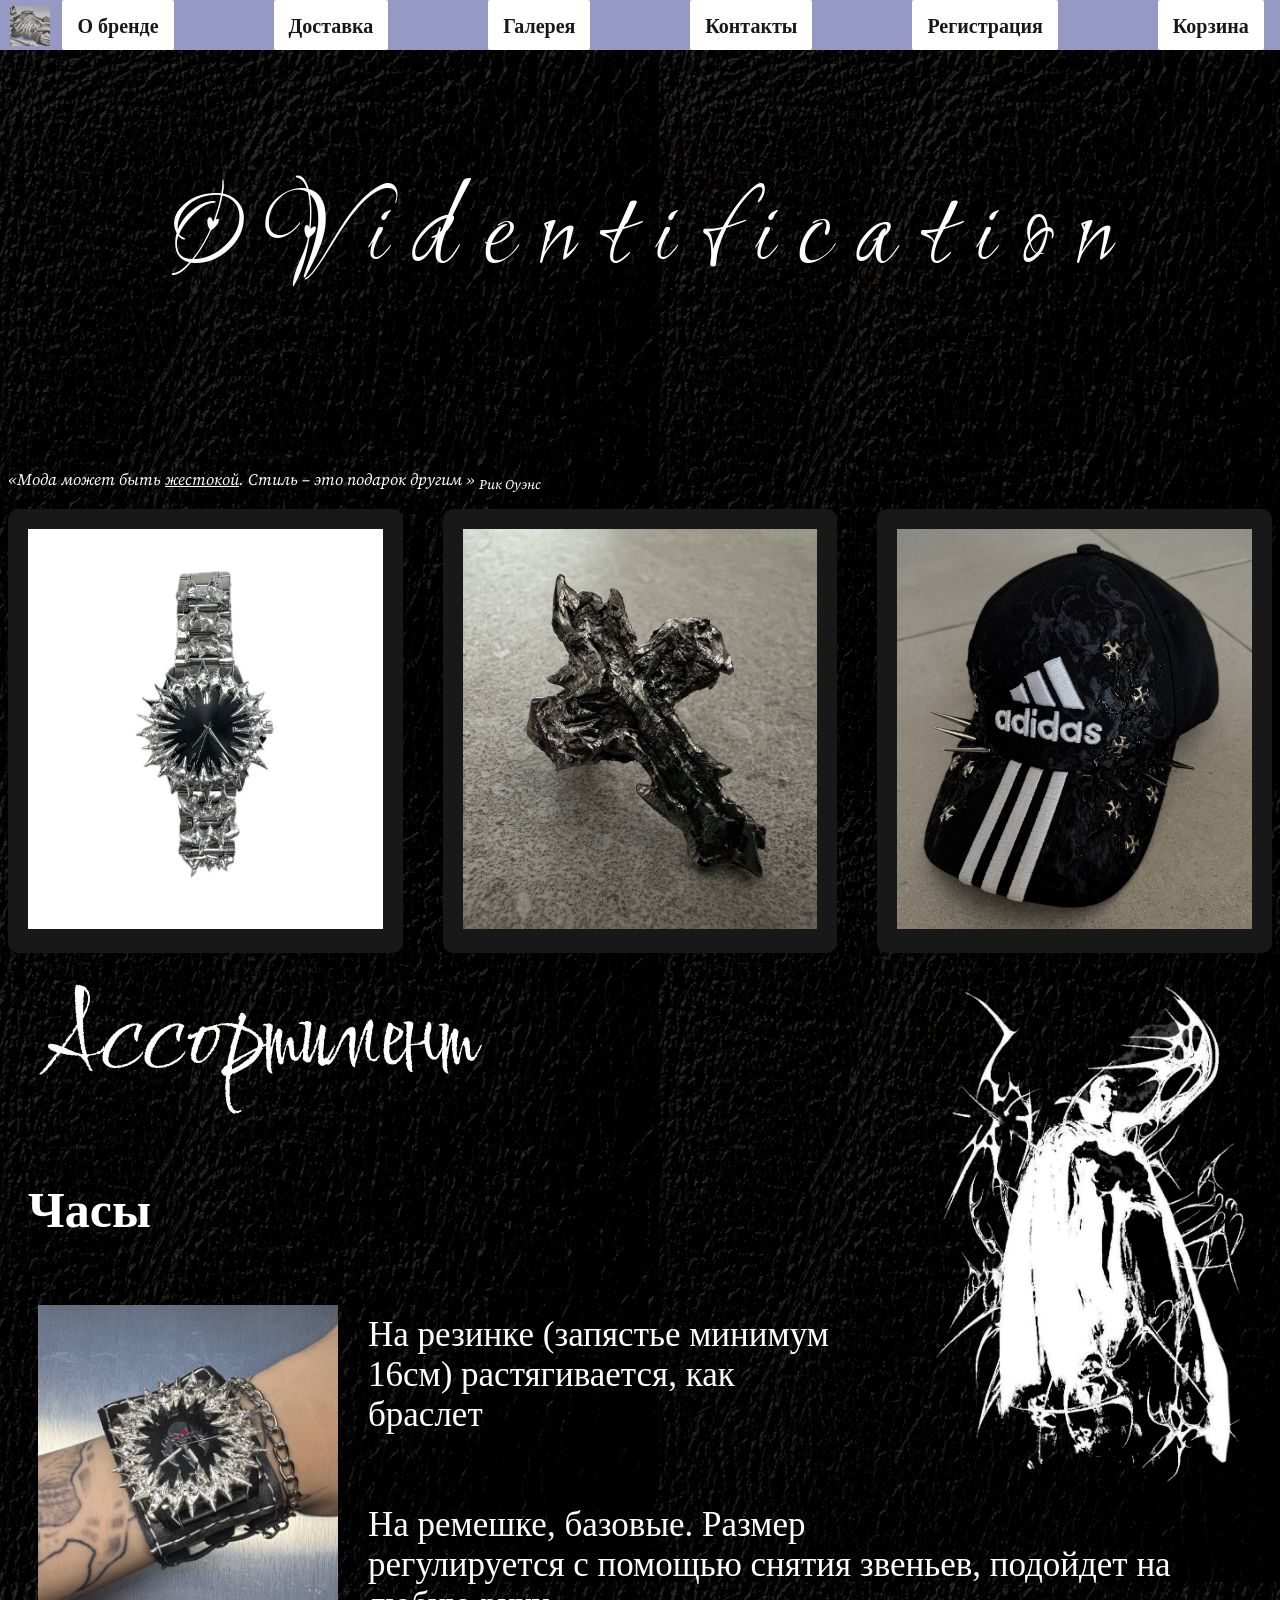
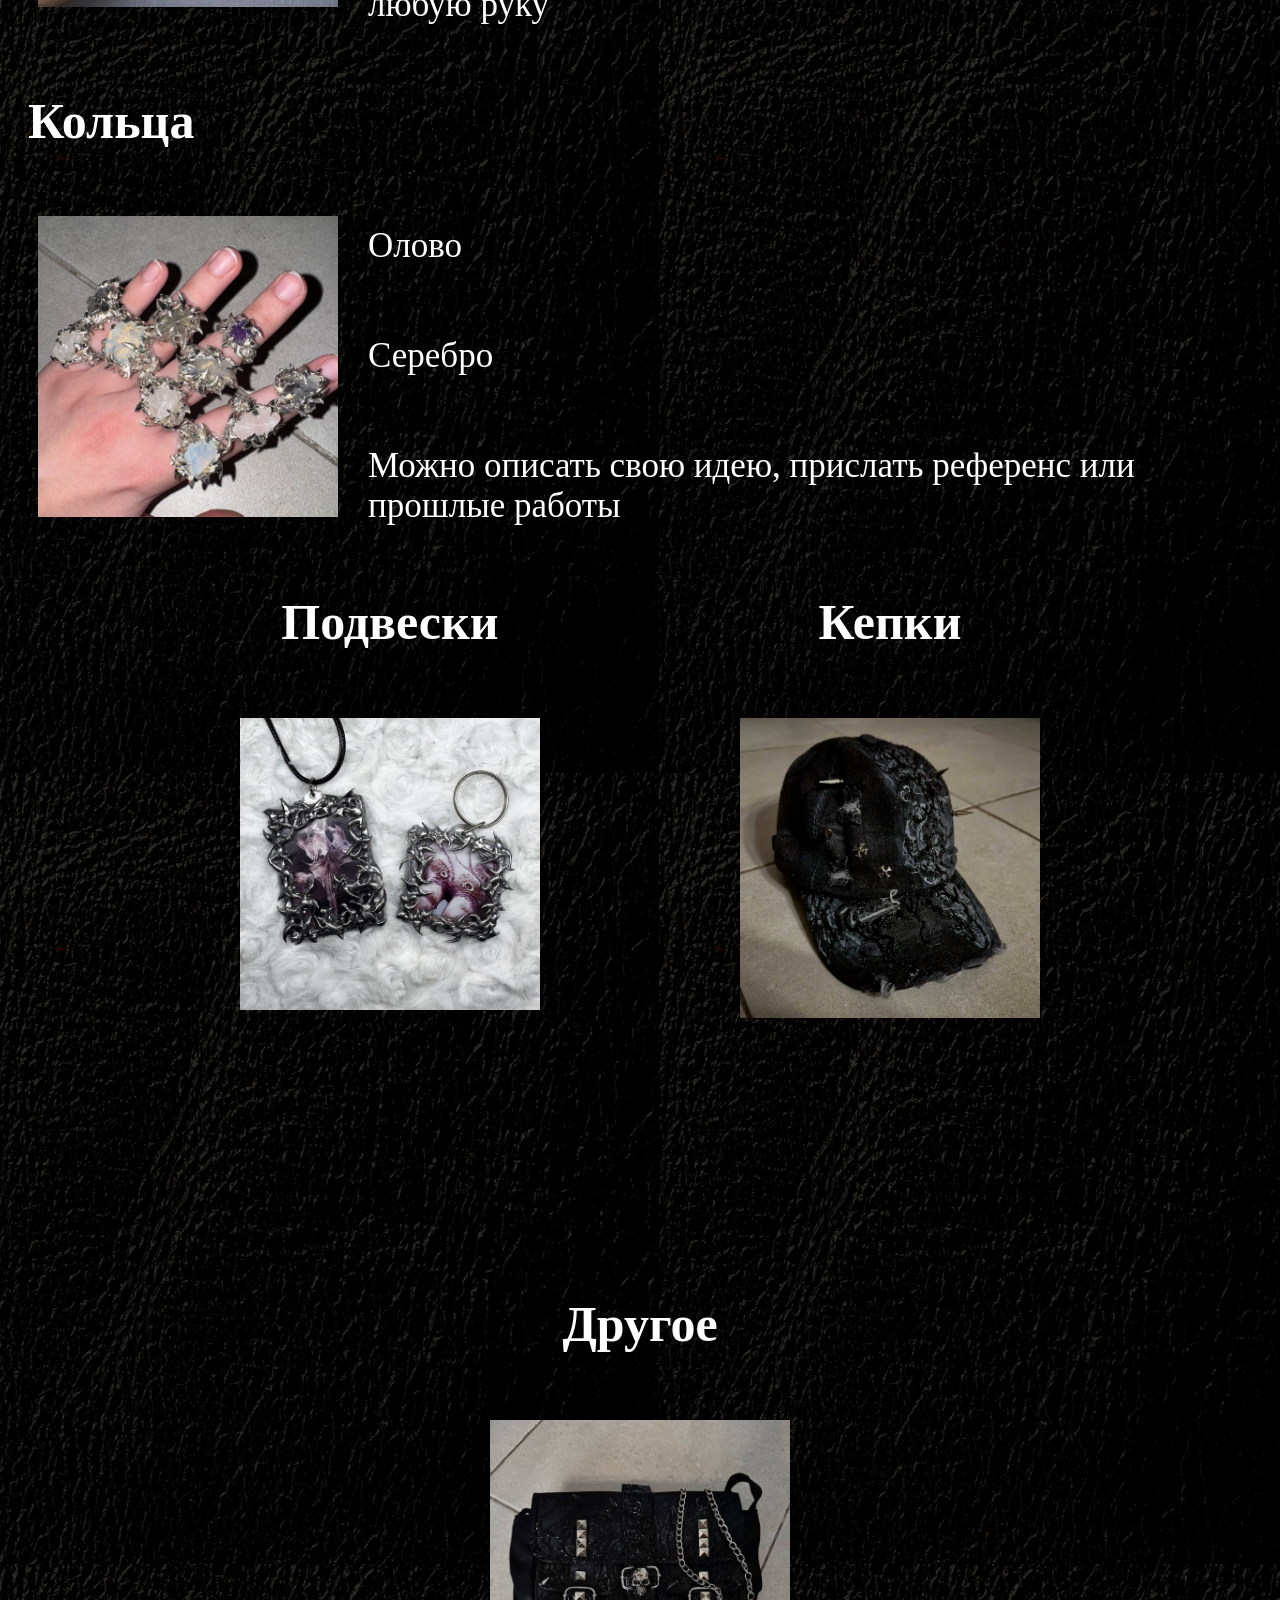
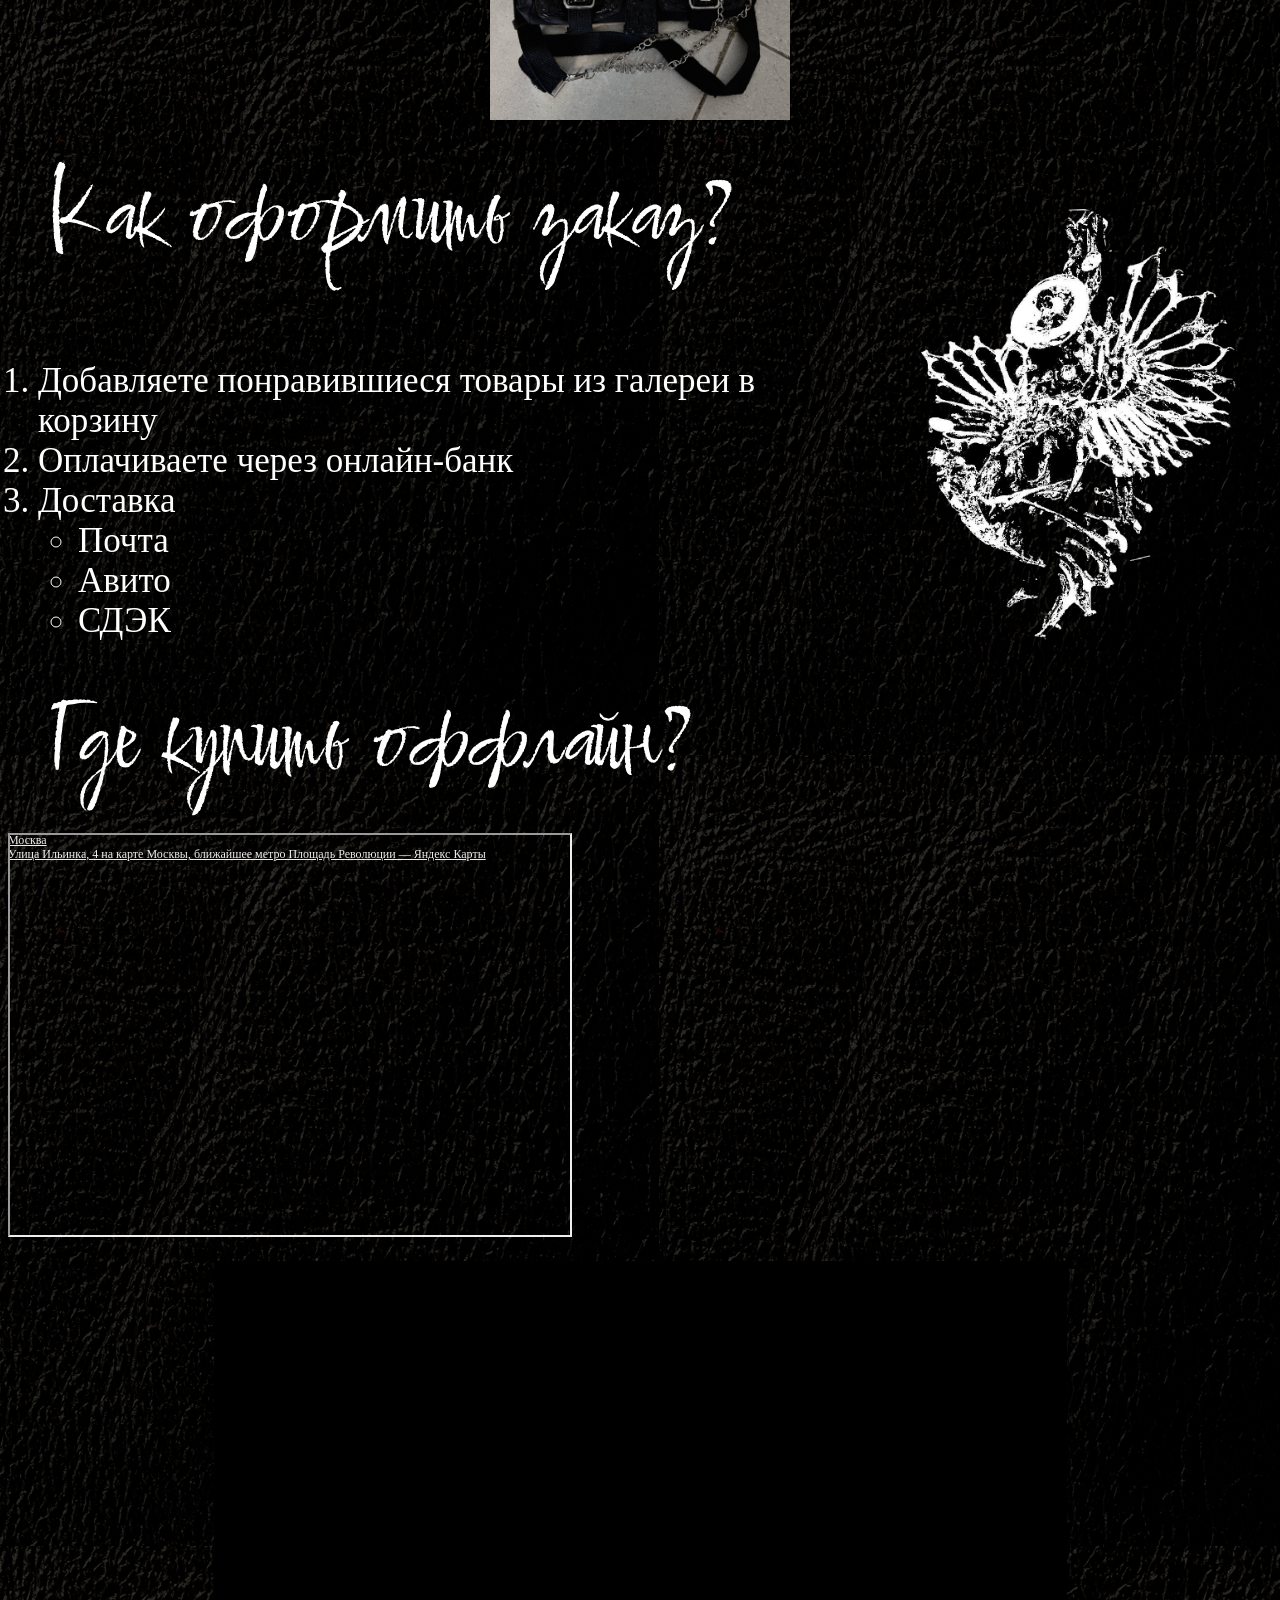
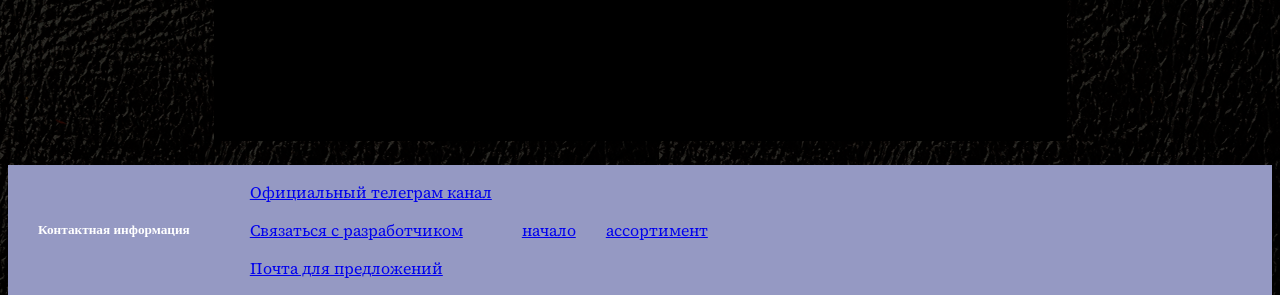
<file: главная.html>
<!DOCTYPE html>
<html lang="ru">
    <head class="head fixed">
        
        <meta name="viewport" content="width=device-width, initial-scale=1.0">
        <link rel="icon" href="logo.jpg">
       
       
        <link href="https://fonts.googleapis.com/css2?family=Love+Light&display=swap" rel="stylesheet">
        <link href="https://fonts.googleapis.com/css2?family=Comforter+Brush&display=swap" rel="stylesheet">
        <link href="https://fonts.googleapis.com/css2?family=Source+Serif+4:ital,opsz,wght@0,8..60,200..900;1,8..60,200..900&display=swap" rel="stylesheet">
      

        <nav>
            <ul>
                <header>
                    <div class="logo">
                        <img src="logo.jpg"  alt="Логотип">
                    </div>
                    <input type="checkbox" id="burger-toggle" class="burger-checkbox">
                    <label for="burger-toggle" class="burger-button">
                        <span class="burger-line"></span>
                    </label>
                    <p class="descr">
                    <div class = "shap" id="menu">
                        <li><a href="бренд.html">О бренде</a>
                        <li><a href="#deliv">Доставка</a>
                        
                        <li><a href="gallery.html">Галерея</a>   
                        <li><a href="#cont">Контакты</a>
                        <li><a href = "регистрация.html">Регистрация</a>
                        <li><a href="cart.html">Корзина</a>
                    </div>
                    </p>
                </header>
            </ul>
        </nav>
        <link rel = "stylesheet" href="style.css">
    </head>
    <body  >
         <div class="container">
                <logtext>
                <h1 id="nach"><strong><obl>
                    <p class="typing">
                        <span style="animation-delay: 0s">O</span>
                        <span style="animation-delay: 0.1s">V</span>
                        <span style="animation-delay: 0.2s">i</span>
                        <span style="animation-delay: 0.3s">d</span>
                        <span style="animation-delay: 0.4s">e</span>
                        <span style="animation-delay: 0.5s">n</span>
                        <span style="animation-delay: 0.6s">t</span>
                        <span style="animation-delay: 0.7s">i</span>
                        <span style="animation-delay: 0.8s">f</span>
                        <span style="animation-delay: 0.9s">i</span>
                        <span style="animation-delay: 1s">c</span>
                        <span style="animation-delay: 1.1s">a</span>
                        <span style="animation-delay: 1.2s">t</span>
                        <span style="animation-delay: 1.3s">i</span>
                        <span style="animation-delay: 1.4s">o</span>
                        <span style="animation-delay: 1.5s">n</span>
                    </p>
                    </obl></strong></h1>
                </logtext>
            </div>   
    
                

                <p><i><q>Мода может быть <u>жестокой</u>. Стиль – это подарок другим </q> <cite><sub> Рик Оуэнс</sub></cite></i> </p>

                <div class="image-container1">
                    <div class="card1">
                        <img src="a5529a52-0775-42d8-9d81-add04455970d.jpg">
                        <div class = "info">
                            <h3>Часы</h3>
                            <p>Посмотрите остальные в галерее</p>
                        </div>
                    </div>
                    <div class="card1">
                        <img src="71280fc3-3321-4d94-93c3-c5dbd2ca2a9d.jpg">
                        <div class = "info">
                            <h3>Кольцо</h3>
                            <p>Посмотрите остальные в галерее</p>
                        </div>
                    </div>
                    <div class="card1">
                        <img src="cap.jpg">
                        <div class = "info">
                            <h3>Кепка</h3>
                            <p>Посмотрите остальные в галерее</p>
                        </div>
                    </div>
                </div>
             

                <aside>
                    <img src="levobf.png" class="aside" width="500" height="700">
                </aside>
                
                <p><h2 id="cool"><sort>Ассортимент</sort></h2></p>
                <dl>
                    <section>
                    <dt><h4>Часы</h4></dt>
                    <pp>
                         <a href="gallery.html">
                        <imgch><img  src="clock.jpg" usemap="#clock" width="300" height="300" ></imgch></a>
                        <dd> На резинке (запястье минимум 16см) растягивается, как браслет</dd>
                        <dd> На ремешке, базовые. Размер регулируется с помощью снятия звеньев, подойдет на любую руку</dd>
                    </pp>
                    </section>
                    <section>
                    <p><dt><h4>Кольца</h4></dt></p>
                    <pp>
                         <a href="gallery.html">
                        <imgch><img src="ring.jpg" width="300" height="300"></imgch></a>
                        <dd>Олово</dd>
                        <dd>Серебро</dd>
                        <dd>Можно описать свою идею, прислать референс или прошлые работы</dd>
                    </pp>
                    </section>
                    <div style="clear: both;"></div>
                    <div class="image-containerglav">
                        <div class="sortiGroup">
                        <h4>Подвески</h4>
                        <a href="gallery.html">
                        <img class="sortiGroup-img"  src="photo_2025-08-26_21-48-04.jpg" width="300" height="300"></a>
                        </div>
                        <div class="sortiGroup">
                        <h4>Кепки</h4>
                         <a href="gallery.html">
                        <img class="sortiGroup-img" src="photo_2025-05-14_21-25-27.jpg" width="300" height="300"></a>
                        </div>
                        <div class="sortiGroup">
                        <h4>Другое</h4>
                         <a href="gallery.html">
                        <img class="sortiGroup-img" src="photo_2025-05-18_16-04-48.jpg" width="300" height="300"></a>
                        </div>
                    </div>
                </dl>
                

                <aside>
                    <img src="lev2.png" width="500" height="700">
                </aside>

                <main>
                <p><h2 id="deliv"><sort>Как оформить заказ?</sort></h2></p>
                <ol type="1">
                    <pp>
                    <li>Добавляете понравившиеся товары из галереи в корзину</li>
                    <li>Оплачиваете через онлайн-банк</li>
                    <li>Доставка</li>
                        <ul>
                                <li>Почта</li>
                                <li>Авито</li>
                                <li>СДЭК</li>
                        </ul>
                        </pp>
                </ol>
                </main>


            
                <p><sort>Где купить оффлайн?</sort></h2></p>   
                <div style="position:relative;overflow:hidden;"><a href="https://yandex.ru/maps/213/moscow/?utm_medium=mapframe&utm_source=maps" style="color:#eee;font-size:12px;position:absolute;top:0px;">Москва</a><a href="https://yandex.ru/maps/213/moscow/house/ulitsa_ilyinka_4/Z04YcAVlQU0FQFtvfXt0cnphYQ==/?ll=37.653884%2C55.763516&utm_medium=mapframe&utm_source=maps&z=14" style="color:#eee;font-size:12px;position:absolute;top:14px;">Улица Ильинка, 4 на карте Москвы, ближайшее метро Площадь Революции — Яндекс Карты</a><iframe src="https://yandex.ru/map-widget/v1/?ll=37.653884%2C55.763516&mode=whatshere&whatshere%5Bpoint%5D=37.625882%2C55.753625&whatshere%5Bzoom%5D=17&z=14" width="560" height="400" frameborder="1" allowfullscreen="true" style="position:relative;"></iframe></div>
            

            <div class="containervideo">
                <div class="video-center">
                        <iframe src="https://vkvideo.ru/video_ext.php?oid=-72725457&id=456243519&hd=2&autoplay=1" width="853" height="480" style="background-color: #000" allow="autoplay; encrypted-media; fullscreen; picture-in-picture; screen-wake-lock;" frameborder="0" allowfullscreen></iframe>
                </div>
            </div>
        
        </div>
    
    <footer>
        <p><h5 id = "cont">Контактная информация</h5></p>
        <address>
        <p><a href ="https://t.me/tr3shsikek">Официальный телеграм канал</a></p>
        <p><a href="tel:891617211312151">Связаться с разработчиком</a></p>
        <p><a href="mailto:katusha.kozhinova@yandex.ru">Почта для предложений</a></p>
        </address>
        <p><a href="#nach">начало</a></p>
        <p><a href="#cool">ассортимент</a></p>
    </footer>

    </body>
</html>
</file>
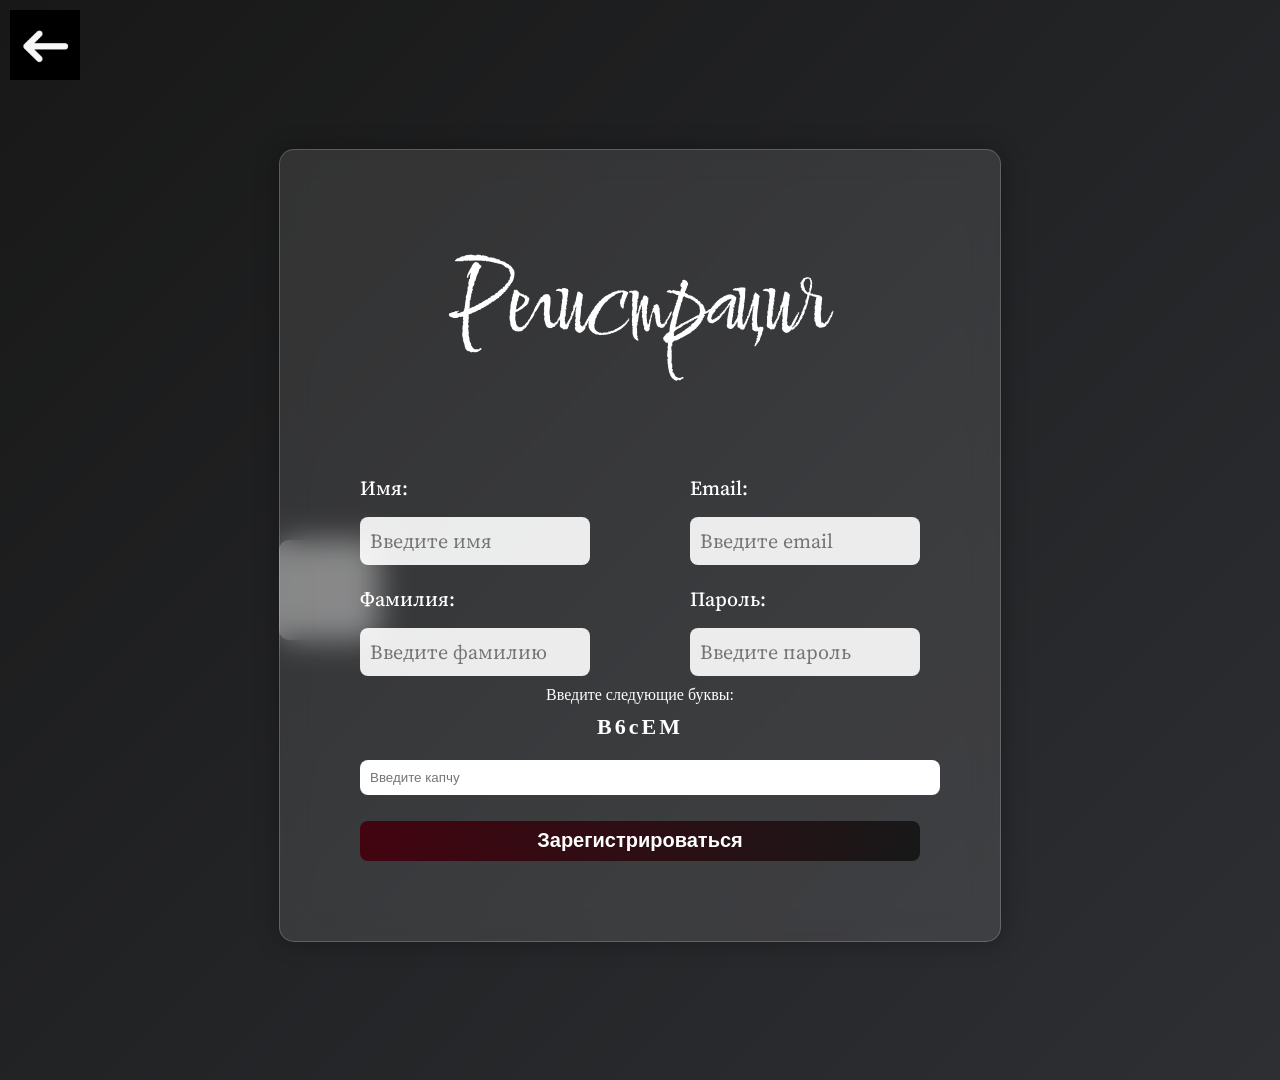
<file: регистрация.html>
<!DOCTYPE html>
<html lang="ru">
<head>
  <meta charset="UTF-8">
  <title>Регистрация</title>
  <link href="https://fonts.googleapis.com/css2?family=Love+Light&display=swap" rel="stylesheet"> <link href="https://fonts.googleapis.com/css2?family=Comforter+Brush&display=swap" rel="stylesheet"> <link href="https://fonts.googleapis.com/css2?family=Source+Serif+4:ital,opsz,wght@0,8..60,200..900;1,8..60,200..900&display=swap" rel="stylesheet">
  <link rel="stylesheet" href="style.css">
  <img src="Снимок экрана 2025-09-29 163035.png" usemap="#strel" class="streloch">
     <map name="strel">
            <area shape="rect" coords="1,1,70,70" href="index.html" alt="" usemap="#strel">
    </map>
</head>

<body>
     
  <div class="background">
    <!-- полупрозрачные квадраты -->
    <div class="square" style="--i:0;"></div>
    <div class="square" style="--i:1;"></div>
    <div class="square" style="--i:2;"></div>
    <div class="square" style="--i:3;"></div>
    <div class="square" style="--i:4;"></div>
  </div>

  <div class="glass-form">
    <h2>Регистрация</h2>
    <form>
      <div class = "form-columns">
         <div class="column left-column">
          <label>Имя:</label>
          <input type="text" placeholder="Введите имя" required>
          <label>Фамилия:</label>
          <input type="text" placeholder="Введите фамилию" required>
        </div>
        <div class="column right-column">
          <label>Email:</label>
          <input type="email" placeholder="Введите email" required>
          <label>Пароль:</label>
          <input type="password" placeholder="Введите пароль" required>
        </div>
      </div>
 </form>
  
    <div id="captchaBlock">
      <label>Введите следующие буквы:</label>
      <div id="captcha" style="font-size: 22px; font-weight: bold; margin: 10px 0;"></div>
      <input type="text" id="captchaInput" placeholder="Введите капчу">
    </div>


<div id="captchaNumBlock" style="display: none;">
    <label>Решите пример:</label>
    <div id="captchaNum" style="font-size: 22px; font-weight: bold; margin: 10px 0;"></div>
    <input type="text" id="captchaNumInput" placeholder="Ваш ответ">
    
</div>
<p id="captchaMessage" style="color: #420410; background-color: white; font-weight: bold;"></p>
<button type="button" id="regBtn" disabled>Зарегистрироваться</button>

 

  
  


 <script src="myscript.js"></script>
  
</body>
</html>


<style>

.form-columns {
    display: flex;
    gap: 100px;
    justify-content: space-between;
    
    margin-top: 15px;
}
.column {
    flex: 1;
    display: flex;
    flex-direction: column;
}
.left-column,
.right-column {
    flex: 1;
}
.column label {
    text-align: left;
    margin-top: 10px;
    margin-bottom: 5px;
    color: white;
    font-family: "Source Serif 4", serif;
    font-size: 20px;
    font-weight: 500;
}
.column input {
    width: 100%;
    padding: 12px;
    border: none;
    border-radius: 8px;
    outline: none;
    box-sizing: border-box;
    background: rgba(255, 255, 255, 0.9);
    font-family: "Source Serif 4", serif;
    font-size: 20px;
    margin-bottom: 10px;
}
.column input:focus {
    background-color: #420410;
    color: white;
}
#captcha {
    color: white;       /* чтобы капча была видна */
    font-size: 22px;
    font-weight: bold;
    letter-spacing: 3px; /* для читаемости */
}
   body {
  margin: 0;
  
  display: flex;
  justify-content: center;
  align-items: center;
  background: linear-gradient(135deg, #181818, #2d2f33); 
}
.streloch{
    position:fixed;
    width: 70px;
    height: 70px;
    left: 10px;
    top: 10px;
    cursor:pointer;
}
/* анимированные квадраты */
.square {
  position: absolute;
  width: 100px;
  height: 100px;
  background: rgba(255, 255, 255, 0.1);
  border-radius: 10px;
  backdrop-filter: blur(10px);
  animation: float 10s ease-in-out infinite;
  /* используем переменную для сдвига анимации */
  animation-delay: calc(var(--i) * -2s);
  z-index: 1;
}
/* анимация движения */
@keyframes float {
  0% {
    transform: translate(calc(-20vw - 40px), calc(5vh - 40px)) rotate(0deg);
  }
  25% {
    transform: translate(calc(50vw + var(--i) * 20px), calc(-30vh + var(--i) * 10px)) rotate(90deg);
  }
  50% {
    transform: translate(calc(28vw - var(--i) * 30px), calc(85vh - var(--i) * 35px)) rotate(180deg);
  }
  75% {
    transform: translate(calc(20vw + var(--i) * 50px), calc(50vh - var(--i) * 20px)) rotate(270deg);
  }
  100% {
    transform: translate(calc(-20vw - 40px), calc(5vh - 40px)) rotate(360deg);
  }
}
.glass-form {
  position: relative;
  z-index: 2;
  background: rgba(255, 255, 255, 0.1);
  border: 1px solid rgba(255, 255, 255, 0.2);
  border-radius: 15px;
  padding: 80px;
  backdrop-filter: blur(15px);
  box-shadow: 0 0 25px rgba(0, 0, 0, 0.3);
  margin-top: 10px;
  width: 560px;
  text-align: center;
  overflow: visible;
}
.glass-form input {
  width: 100%;
  margin: 10px 0;
  padding: 10px;
  border: none;
  border-radius: 8px;
  outline: none;
}
.glass-form button {
  width: 100%;
  padding: 10px;
  margin-top: 15px;
  border: none;
  border-radius: 8px;
  background: linear-gradient(to right, #420410, #181818);
  color: white;
  font-weight: bold;
  cursor: pointer;
  transition: background 0.3s ease;
}
.glass-form button:hover {
  background: linear-gradient(to right, #181818, #420410);
}

h2{
    font-family: "Comforter Brush", cursive;
    
                font-weight: 400;
                font-style: normal;
                font-size: 100px;
               text-align: center;
                margin-top: 10px;
}
input:focus{
  background-color:#420410;
  color: white;
}

.form{
  margin-top: 10px;
}


</style>
</file>
<file: style.css>
mark {
            color:#5d0013 ;
            background-color: #ffffff;
            font-size: 30px;
            }
 ::selection {
             background:#ffffff; /* Цвет фона */
             color: #5d0013; /* Цвет текста */
            }
body{
                    color: #ffffff !important;
                    background-image:url('фон3.png');
                    background-size: auto;
                    background-repeat: repeat;
                    height: 120vh;
                }
 aside {
            padding: 10px;
            float: right;
        }

logtext{

                text-align: center;
                margin-bottom: 200px;
                font-family: Ruthie;
                font-size: 60px;
                
                
            }

/*.parallax-wrapper{
  position: relative;
  height: 70vh; /* пространство для скролла */
}*/

.card1, .sortiGroup, .block {
    opacity: 0;
    transform: translateY(30px);
    transition: opacity 0.5s, transform 0.5s;
}

nav {
    transition: all 0.3s ease;
    position: fixed;
    width: 100%;
    z-index: 1000;
}

/*#nach{
  position: absolute; /* управление положением через transform 
  left: 35%;
  transform: translate(-50%, 0);
  top: 1vh; /* точка появления 
  will-change: transform, opacity;
  pointer-events: none;
}*/



    


header{
           
            align-items: center;
            justify-content: space-between;
            background: #9599c3; /* цвет шапки */
            padding: 10px ;
            height: 30px;
            position: fixed;
            display: flex;
            width: 100%;
            top: 0; 
            left: 0;
            z-index: 1000;
        }
        
        footer{
            align-items: center;
            background: #9599c3; 
            padding: 40px ;
            width: 100%;
            bottom: 0;
            left: 0;
            display: flex;
            list-style: none;
            gap: 30px;   /* расстояние между пунктами */
            padding: 0;
        }
            .shap{
                display: flex;
                align-items: center;
                gap: 100px; 
                justify-content: center; /* выравнивание по центру */
                color:#181818;
                
            }
            .logo img{
                position: absolute;
                top: 1px;
                left: 10px;
                width: 40px;
                height: 40px;
                object-fit: cover;
                margin-top: 5px;

            }
            nav ul {
                display: flex;
                list-style: none;
                gap: 40px;   /* расстояние между пунктами */
                margin: 0;
                padding: 0;
             }
             nav a {
                
                text-decoration: none;
                color: #181818;
                font-weight: bold;
                font-size: 20px;
                background: white;
                padding: 15px 15px;
                border-radius: 2px;
                transition: 0.2s;
                height: 40px;
                margin-top: 20px;
             }

            /*nav a:hover {
                background: #420410;
                color: white;
            }*/
            obl {
                font-family: "Love Light", cursive;
                font-weight: 400;
                font-style: normal;
                font-size: 120px;
             }  
             
             p{
                font-family: "Source Serif 4", serif;
                font-optical-sizing: auto;
                font-weight: <weight>;
                font-style: normal;
             }
            sort{
                font-family: "Comforter Brush", cursive;
                font-weight: 400;
                font-style: normal;
                font-size: 100px;
                padding-left: 40px;
            }
            dt{
                font-size: 50px;
                padding-left: 20px;
            }
            dd,ol{
                font-size: 35px;
                padding-left: 30px;
                margin-top: 60px;
                padding-top: 10px;
            }
            imgch{
                float: left;
                margin-right: 30px;
                margin-left: 30px;
                border-radius: 10px;
                transition: 0.3s;
            }
            imgch:hover{
                transform: scale(1.1);
                box-shadow: 0 0 20px 10px rgba(171, 190, 236, 0.6); 
            }
            article{
                font-size: 35px;
                padding-bottom: 30px;
            }



form{
    font-size: 35px;
}

button {
                text-align: center;
                display: flex;
                align-items: center;
                justify-content: center;
                text-decoration: none;
                color: #181818;
                font-weight: bold;
                font-size: 20px;
                text-align: center;
                background: white;
                padding: 20px 20px;
                border-radius: 4px;
                transition: 0.2s;
                height: 40px;
                margin:auto;
        }
button:hover {
                background: #420410;
                color: white;
            }


.shap a {
   text-decoration: none;
    color: #181818;
    font-weight: bold;
    font-size: 20px;
    background: white;
    padding: 15px 15px;
    border-radius: 2px;
    height: 20px;
    margin-top: 0px;
    transition: color 0.3s ease;
    display:inline-flex;
    z-index: 0;
    position: relative;
    overflow: hidden;
}

.shap a::before {
    content: '';
    position: absolute;
    top: -100%;
    left: 0;
    width: 100%;
    height: 100%;
    background: linear-gradient(to bottom, #420410 0%, #181818 100%);
    transition: top 1.2s ease;
    z-index: -1;
    
}

.shap a:hover::before {
    top: 0;
}

.shap a:hover {
    color: white;
     
}

.reg{
     text-align: center;
}
sort2{

                /*text-align: center;*/
                /*display: flex;*/
                /*align-items: center;*/
                font-family: "Comforter Brush", cursive;
                font-weight: 400;
                font-style: normal;
                font-size: 150px;
                /*padding-left: 40px;*/
            }

fieldset {
    text-align: center; /* Центрирует текст внутри fieldset */
    margin-top: 20px;
  }


.otz{
    float: left;
}

.result {
            margin-top: 10px;
            padding: 10px;
            border-radius: 5px;
            display: none;
        }
        .correct {
            background-color: #d4edda;
            color: #155724;
            border: 1px solid #c3e6cb;
        }
        .incorrect {
            background-color: #f8d7da;
            color: #721c24;
            border: 1px solid #f5c6cb;
        }



.video-center iframe {
    display: inline-block;
}
.video-center {
    text-align: center;
    margin: 20px 0;
}


aside {
    padding: 10px;
    float: right;
    width: 30%; /* ограничивает ширину на десктопе */
    margin-left: 20px;
}


.container {
    display: block;
    max-width: 1500px;
    margin: 0 auto;
    padding: 10px;
    /*transform: translateZ(-10px);*/
}

.image-container1 {
    display: flex;
    gap: 40px;
    justify-content: center;
    align-items: center;
    transition: all 0.5s ease;
    flex-direction: row;
    max-width: 2400px;
    margin: 0 auto;
}
.card1{
    position: relative;
    overflow: hidden;
    border-radius: 10px;
    box-shadow: 0 10px 25px rgba(0,0,0,0.2);
    cursor: pointer;
    transition: transform 0.5s ease, filter 0.5s ease, opacity 0.5s ease;
    background: #181818;
    padding: 20px;
    width: 100%;
    max-width: 400px;
}
.card1 img {
  width: 400px;
  height: 400px;
  object-fit: cover;
  transition: transform 0.5s ease, filter 0.5s ease;
}
.card1 .info {
  position: absolute;
  bottom: 0;
  left: 0;
  right: 0;
  background: rgba(0, 0, 0, 0.6);
  color: white;
  text-align: center;
  padding: 20px;
  opacity: 0;
  transform: translateY(100%);
  transition: all 0.5s ease;
}
.card1:hover img{
    transform: scale(1.1);
    filter: blur(3x) brightness(0.7);
}
.card1:hover{
    transform: scale(1.1);
    z-index:2;
}
.card1:hover .info{
    opacity:1;
    transform: translateY(0);
}
.image-container1:hover .card1{
    transform: scale(0.9);
    filter: blur(2px) brightness(0.8);
    opacity: 0.8;
}
.image-container1:hover .card1:hover {
  transform: scale(1.1);
  filter: none;
  opacity: 1;
  z-index: 3;
}
@keyframes gradientMove {
  0% { background-position: 0% 50%; }
  100% { background-position: 100% 50%; }
}
.card1::before {
    content: "";
    position: absolute;
    top: -4px;
    left: -4px;
    right: -4px;
    bottom: -4px;
    border-radius: 14px;
    padding: 4px;
    z-index: 12;
     border: 2px solid transparent;
    background:  
        /* Верх */
        linear-gradient(90deg, transparent 40%, #ff1645 50%, transparent 90%) 0% 0% / 200% 2px,
        /* Право */
        linear-gradient(180deg, transparent 40%, #ff1645 50%, transparent 90%) 100% 0% / 2px 200%,
        /* Низ */
        linear-gradient(270deg, transparent 40%, #ff1645 50%, transparent 90%) 100% 100% / 200% 2px,
        /* Лево */
        linear-gradient(0deg, transparent 40%, #ff1645 50%, transparent 90%) 0% 100% / 2px 200%;
    background-size: 200% 200%;
    
    opacity: 0;
    transition: opacity 0.3s ease;
    animation: neonLine 2s linear infinite;
    mask: linear-gradient(#fff 0 0) content-box, linear-gradient(#fff 0 0); /*ограничивает градиент*/
    mask-composite: exclude;
}

.card1:hover::before {
    opacity: 1;
}
@keyframes neonLine {
    0% {
        background-position: 
            0% 0%, 25% 25%; 
    }
    25% {
        background-position: 
            100% 0%,
            125% 25%;
    }
    50% {
        background-position: 
            100% 100%,
            125% 125%;
    }
    75% {
        background-position: 
            0% 100%,
            25% 125%;
    }
    100% {
        background-position: 
            0% 0%,
            25% 25%;
} 
}





.image-containerglav {
    display: flex;
    justify-content: center;
    gap: 200px;
    flex-wrap: wrap;
    
    margin: 0 auto;
    
}
.sortiGroup-img {
    display: block;
    transition: 0.3s;
}
.sortiGroup-img:hover{
    transform: scale(1.1);
    box-shadow: 0 0 20px 10px rgba(171, 190, 236, 0.6); 
}
.sortiGroup{
            display: flex;
            flex-direction: column;
            text-align: center;
            margin-bottom: 10px;
            gap: 1px;
            font-size: 50px;
            align-items: center;
            width: auto;
            flex: 0 0 auto;
        }



        /* Скрываем чекбокс */
.burger-checkbox {
    display: none;
    visibility: hidden;
    opacity: 0;
    position: absolute;
}

/* Бургер-кнопка */
.burger-button {
    display: none;
    flex-direction: column;
    cursor: pointer;
    padding: 15px;
    position: relative;
    z-index: 1001;
}

/* Линия бургера через псевдоэлементы */
.burger-line {
    position: relative;
    width: 30px;
    height: 3px;
    background: #181818;
    transition: all 0.3s ease;
}

.burger-line::before,
.burger-line::after {
    content: '';
    position: absolute;
    width: 30px;
    height: 3px;
    background: #181818;
    left: 0;
    transition: all 0.3s ease;
}

.burger-line::before {
    top: -8px;
}

.burger-line::after {
    top: 8px;
}



@media (max-width: 768px) {
    .burger-button {
        display: flex;
        position: absolute;
        top: 20px;
        right: 50px;
    }
    
    /* Меню */
    .shap {
        position: fixed;
        top: 0;
        right: 0;
        width: 65%;
        height: 100vh;
        background: rgba(72, 77, 118, 0.9);
        flex-direction: column;
        justify-content: flex-start;
        align-items: center;
        padding-top: 100px;
        transition: all 0.3s ease;
        z-index: 1000;
        gap: 55px;
        
        /* Скрываем меню */
        visibility: hidden;
        opacity: 0;
        transform: translateX(100%);
    }
    
    /* Показываем меню при активации чекбокса */
    .burger-checkbox:checked ~ .shap {
        visibility: visible;
        opacity: 1;
        transform: translateX(0);
    }
    
    /* Анимация бургера в крестик */
    .burger-checkbox:checked + .burger-button .burger-line {
        background: transparent;
    }
    
    .burger-checkbox:checked + .burger-button .burger-line::before {
        transform: rotate(45deg);
        top: 0;
        background: #181818;
    }
    
    .burger-checkbox:checked + .burger-button .burger-line::after {
        transform: rotate(-45deg);
        top: 0;
        background: #181818;
    }


     /* стили для ссылок меню */
    .shap a {
        display: block;
        width: 100%;
        margin: 0 auto;
        padding: 20px 20px;
        font-size: 26px;
        font-weight: 600;
        text-decoration: none;
        color: #181818;
        background: rgba(245, 243, 243, 0.95);
        
        
        border-radius: 1px;
        
        /* тень и переходы */
        box-shadow: 0 4px 15px rgba(93, 0, 19, 0.2);
        transition: all 0.3s ease;
        
       
        text-align: center;
        line-height: 1.4;
        
        /* эффекты при наведении */
        position: relative;
        overflow: hidden;
    }



    .container {
        flex-direction: column;
        padding: 10px;
    }
    
    .image-container {
        flex-direction: column;
        align-items: center;
        gap: 20px;
    }
    
    .image-containerglav {
        padding-top: 10px;
        flex-direction: column;
        align-items: center;
        gap: 10px;
       
    }
    
    .sortiGroup {
        margin-bottom: 10px;
        gap: 4px;
    }

    .sortiGroup h4 {
        font-size: 40px;
        margin: 0 0 5px 0;
    }

    .sortiGroup img {
        width: 250px;
        height: 250px;
        object-fit: cover;
        margin: 0; 
    }
    
    nav ul {
        flex-direction: column;
        gap: 15px;
    }
    
    .shap {
        flex-direction: column;
        gap: 20px;
    }
    
     .image-container1 {
        display: flex;
        flex-direction: row; 
        gap: 20px;
        flex-wrap: wrap; /* перенос на новую строку */
        justify-content: center;
    }
    
    .card1 {
        width: 90%; 
        max-width: 300px;
    }
    
    .card1 img {
        height: 300px; 
    }
    
    
    logtext {
        font-size: 40px;
        margin-top: 100px;
    }
    
    obl {
        font-size: 80px;
    }
    
    sort {
        font-size: 90px;
    }

    aside {
        width: 100%; 
        margin: 4px 0; 
        text-align: center; 
        padding: 0;
    }
    
    /* дляя изображений внутри aside в мобильной версии */
    aside img {
        max-width: 40%; /* ограничиваем ширину изображения */
        max-height: 40%;
        height: auto; /* сохраняем пропорции */
        
    }

    .buttonscr {
    background: #fc0;
    padding: 10px 20px;
    display: inline-block;
   }
   .descr { visibility: hidden; }
   .buttonscr:hover + .descr {
    visibility: visible;
   }

   footer{
    text-align: center;
    flex-direction: column;
    gap: 15px;
   }

   .containervideo iframe{
    max-width: 90%;
    max-height: 90%;
   
   }
}

img {
    max-width: 100%;
    height: auto;
}

.image-container img,
    .image-container2 img {
        max-width: 50%;
        height: auto;
    }


    
.typing span{
    opacity:0;
    display: inline-block;
    animation: css-animation-typing 0.3s forwards;
    font-family: "Love Light", cursive;
}

@keyframes css-animation-typing {
  to {
    opacity: 1;
  }
}



 .containervideo {
            max-width: 12000px;
            max-height: 12000px;
            margin: 0 auto;
        }
.overlay {
            position: absolute;
            width: 100%;
            height: 100%;
            background: rgba(57, 57, 57, 0.7);
            top: 0;
            left: 0;
            transform: scale(0);
            transition: all 0.3s ease;
            color: #fff;
            display: flex;
            align-items: center;
            justify-content: center;
            font-size: 1.2em;
        }
        
        .image-item:hover .overlay {
            transform: scale(1);
        }


.card{
    position: absolute;
    width: 250px;
    margin: 0 auto; 
    align-items: center;
    
    padding:2rem;
    border-radius:1rem;
    background: rgba(72, 77, 118, .7);
    -webkit-backdrop-filter: blur(10px);
    backdrop-filter: blur(10px);
}
.card-title{
    
    margin-top:40;
    margin-bottom: .5rem;
    font-size: 1.2rem;
}
.block{
    border-radius:1rem;
    display:flex;
    position: relative;
    align-items: center;
    width: 50%;
    margin: 0 auto;
    justify-content: center;
    text-align: center;
    width:200px;
    height: 350px;
    background: linear-gradient(#bcc0f3 0, #e0d9a7 60%);
    box-shadow: 0 0 20px 10px rgba(171, 190, 236, 0.6); 
}

.block2{
    border-radius:1rem;
    display:flex;
    position: relative;
    align-items: center;
    width: 50%;
    margin: 0 auto;
    justify-content: center;
    text-align: center;
    width:200px;
    height: 350px;
    background: linear-gradient(#e095d1 0, #a3a089 60%);
    box-shadow: 0 0 20px 10px rgba(171, 190, 236, 0.6); 
}

.block3{
    border-radius:1rem;
    display:flex;
    position: relative;
    align-items: center;
    width: 50%;
    margin: 0 auto;
    justify-content: center;
    text-align: center;
    width:200px;
    height: 350px;
    background: linear-gradient(#641219 0, #000000 60%);
    box-shadow: 0 0 20px 10px rgba(171, 190, 236, 0.6); 
}

@keyframes move {
  from {
    left: 0;
    bottom: 120px;
    
  }

  to {
    left: 90px;
    bottom: 300px;
  }
}

@keyframes move1 {
  from {
    left: 0;
    bottom: 120px;
    
  }

  to {
    left: -60px;
    bottom: -30px;
  }
}
.box, .box1 {
  
  display:none;
    position: absolute;
    
    margin-top: 10px;
    margin-left: 50px;
    
    width:30px;
    height: 30px;
    padding:2rem;
    border-radius:1rem;
    background: rgba(72, 77, 118, .7);
    -webkit-backdrop-filter: blur(10px);
    backdrop-filter: blur(10px);
}

.block3:hover .box{
    display: block;
    opacity:1;
    animation: move 2s ease infinite;
   

}
.block2:hover .box{
    display: block;
    opacity:1;
    animation: move 2s ease infinite;
   

}

.block:hover .box{
    display: block;
    opacity:1;
    animation: move 2s ease infinite;
   

}

.block3:hover .box1{
     display: block;
    opacity:1;
    animation: move1 2s ease infinite;
    

}
.block2:hover .box1{
     display: block;
    opacity:1;
    animation: move1 2s ease infinite;
    

}
.block:hover .box1{
     display: block;
    opacity:1;
    animation: move1 2s ease infinite;
    

}
</file>
